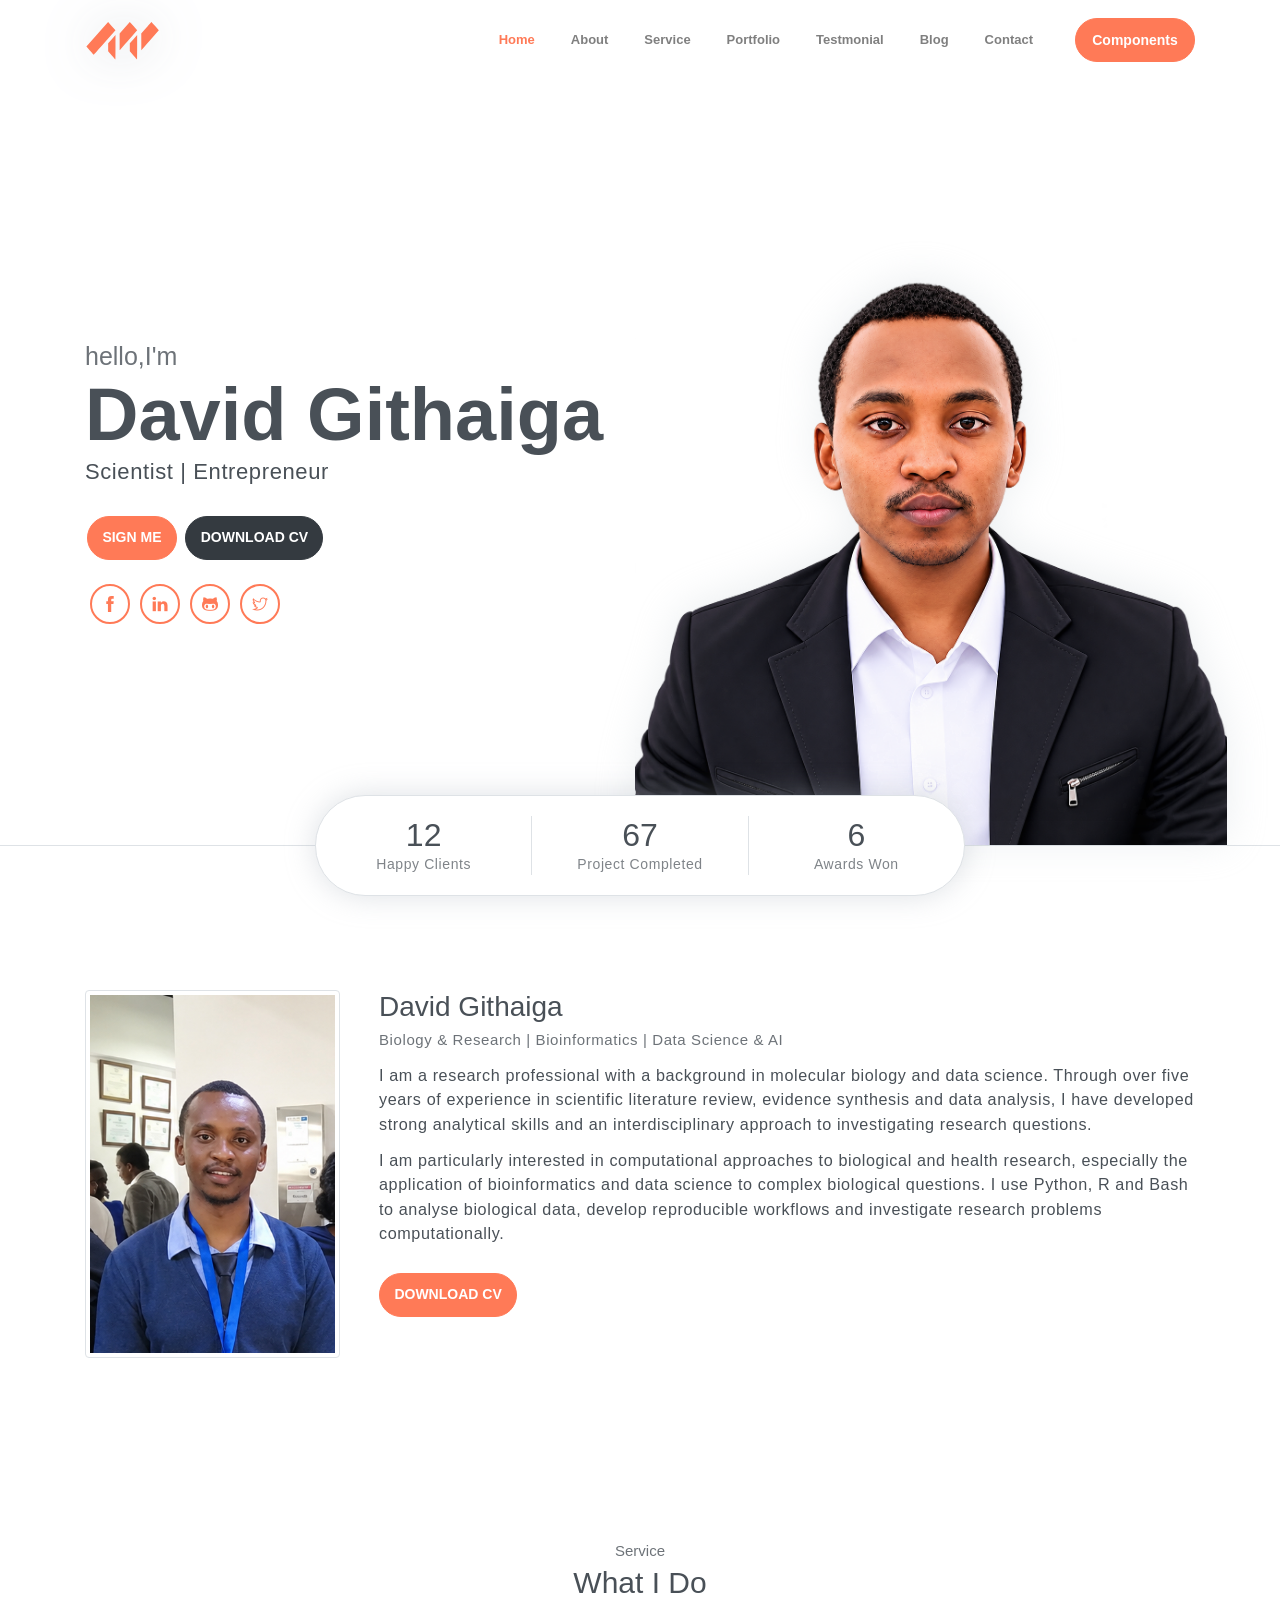
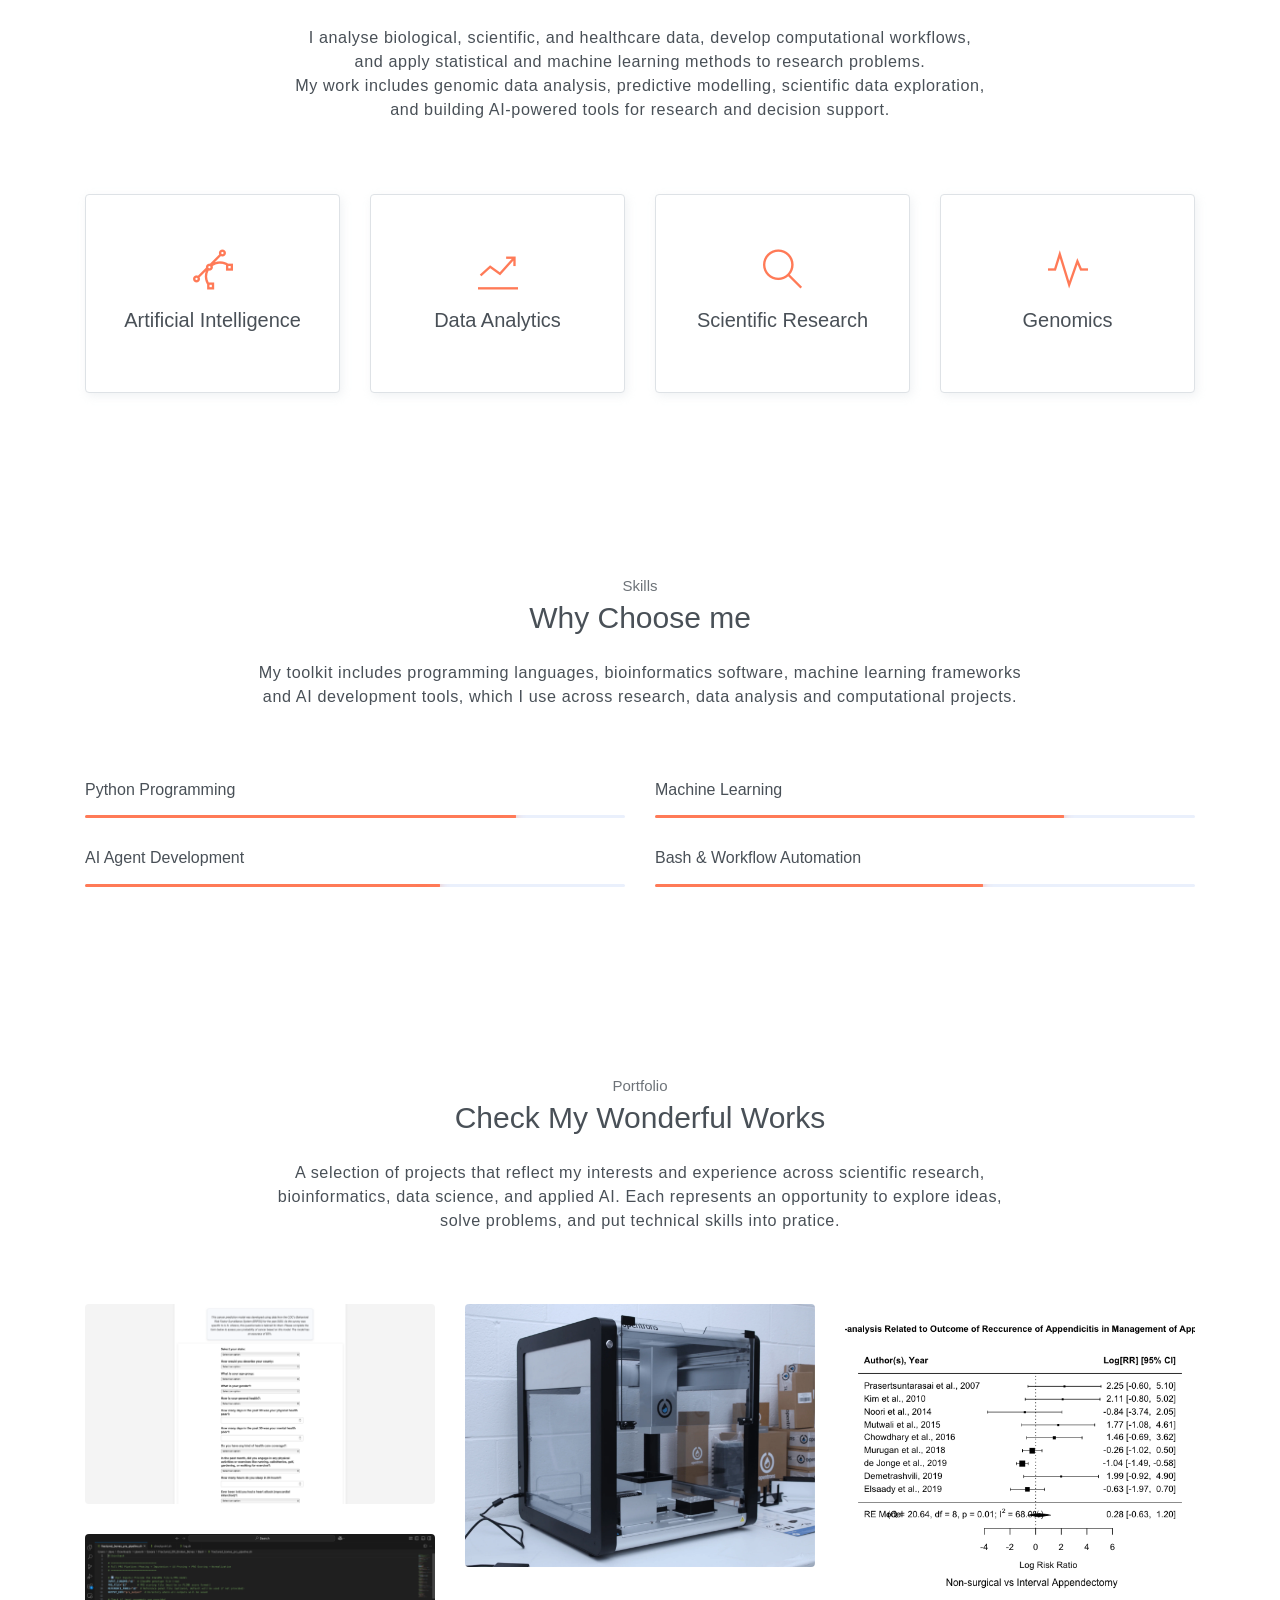
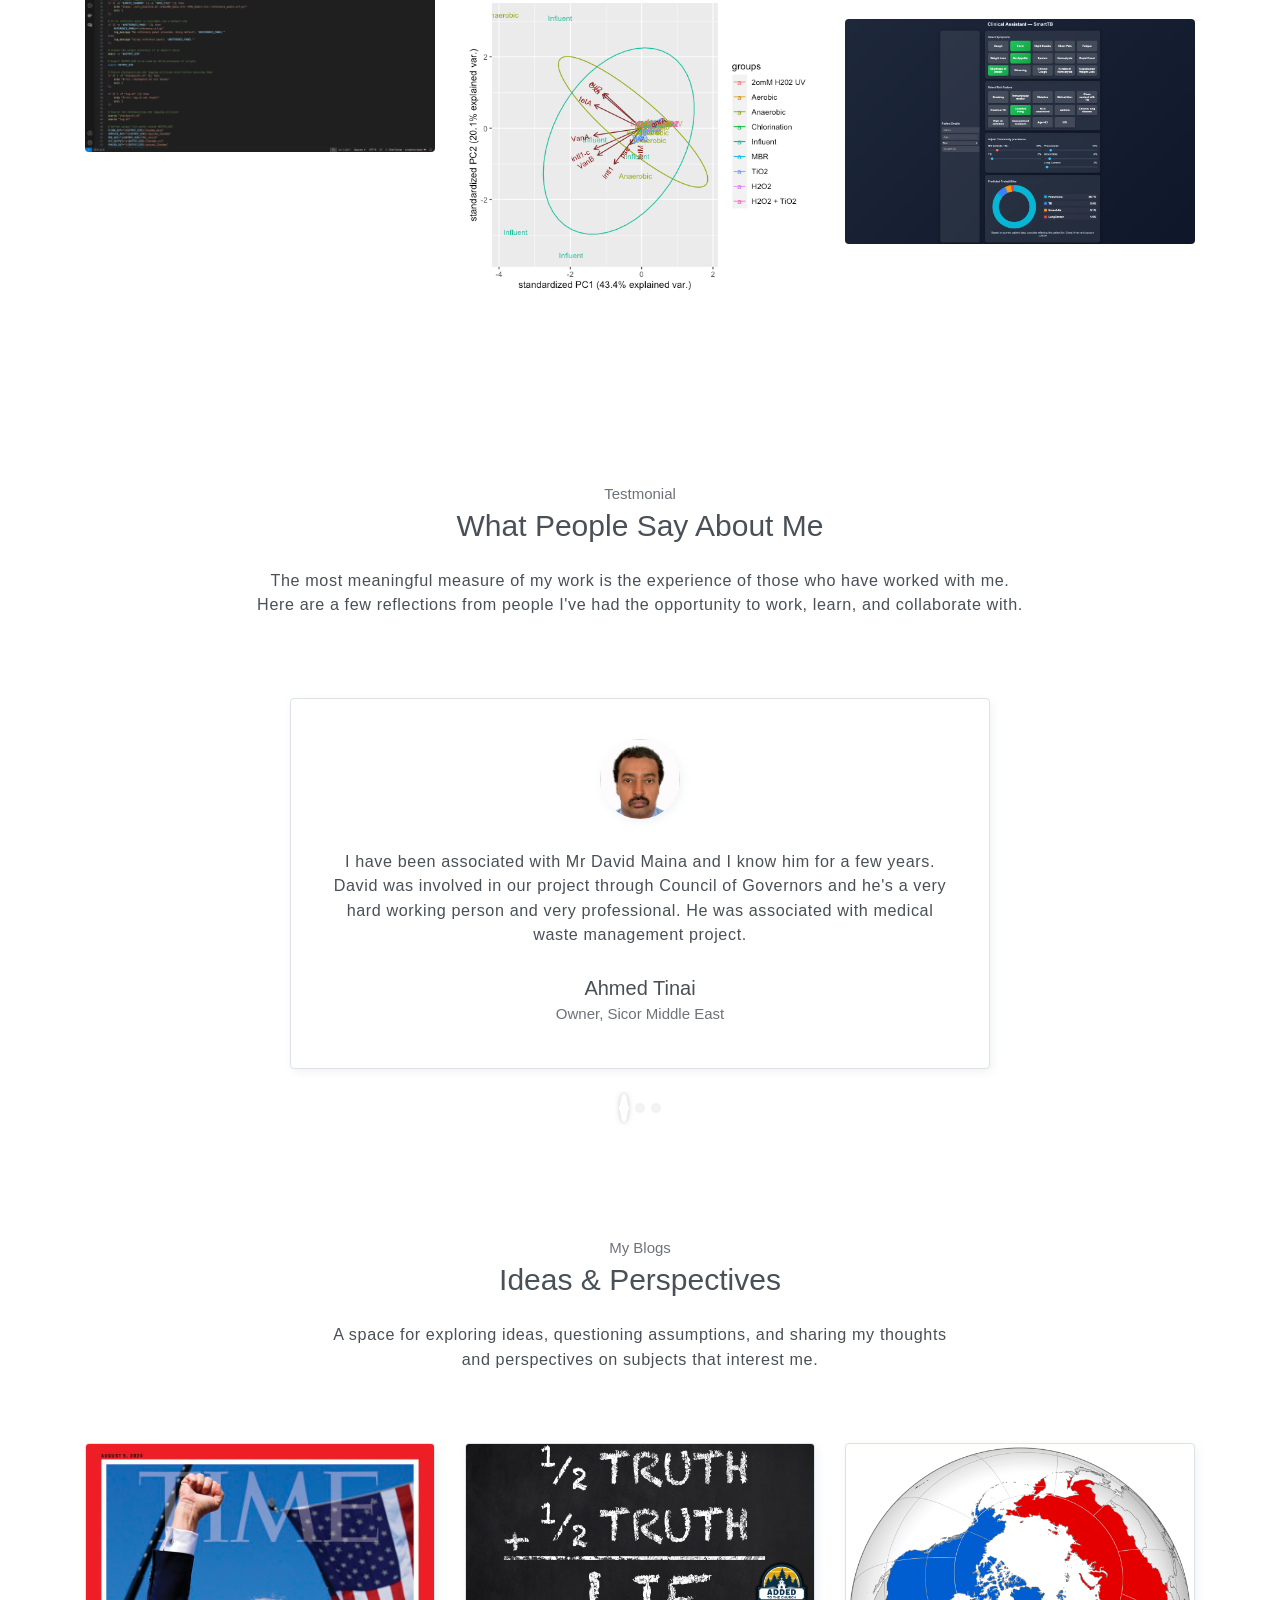
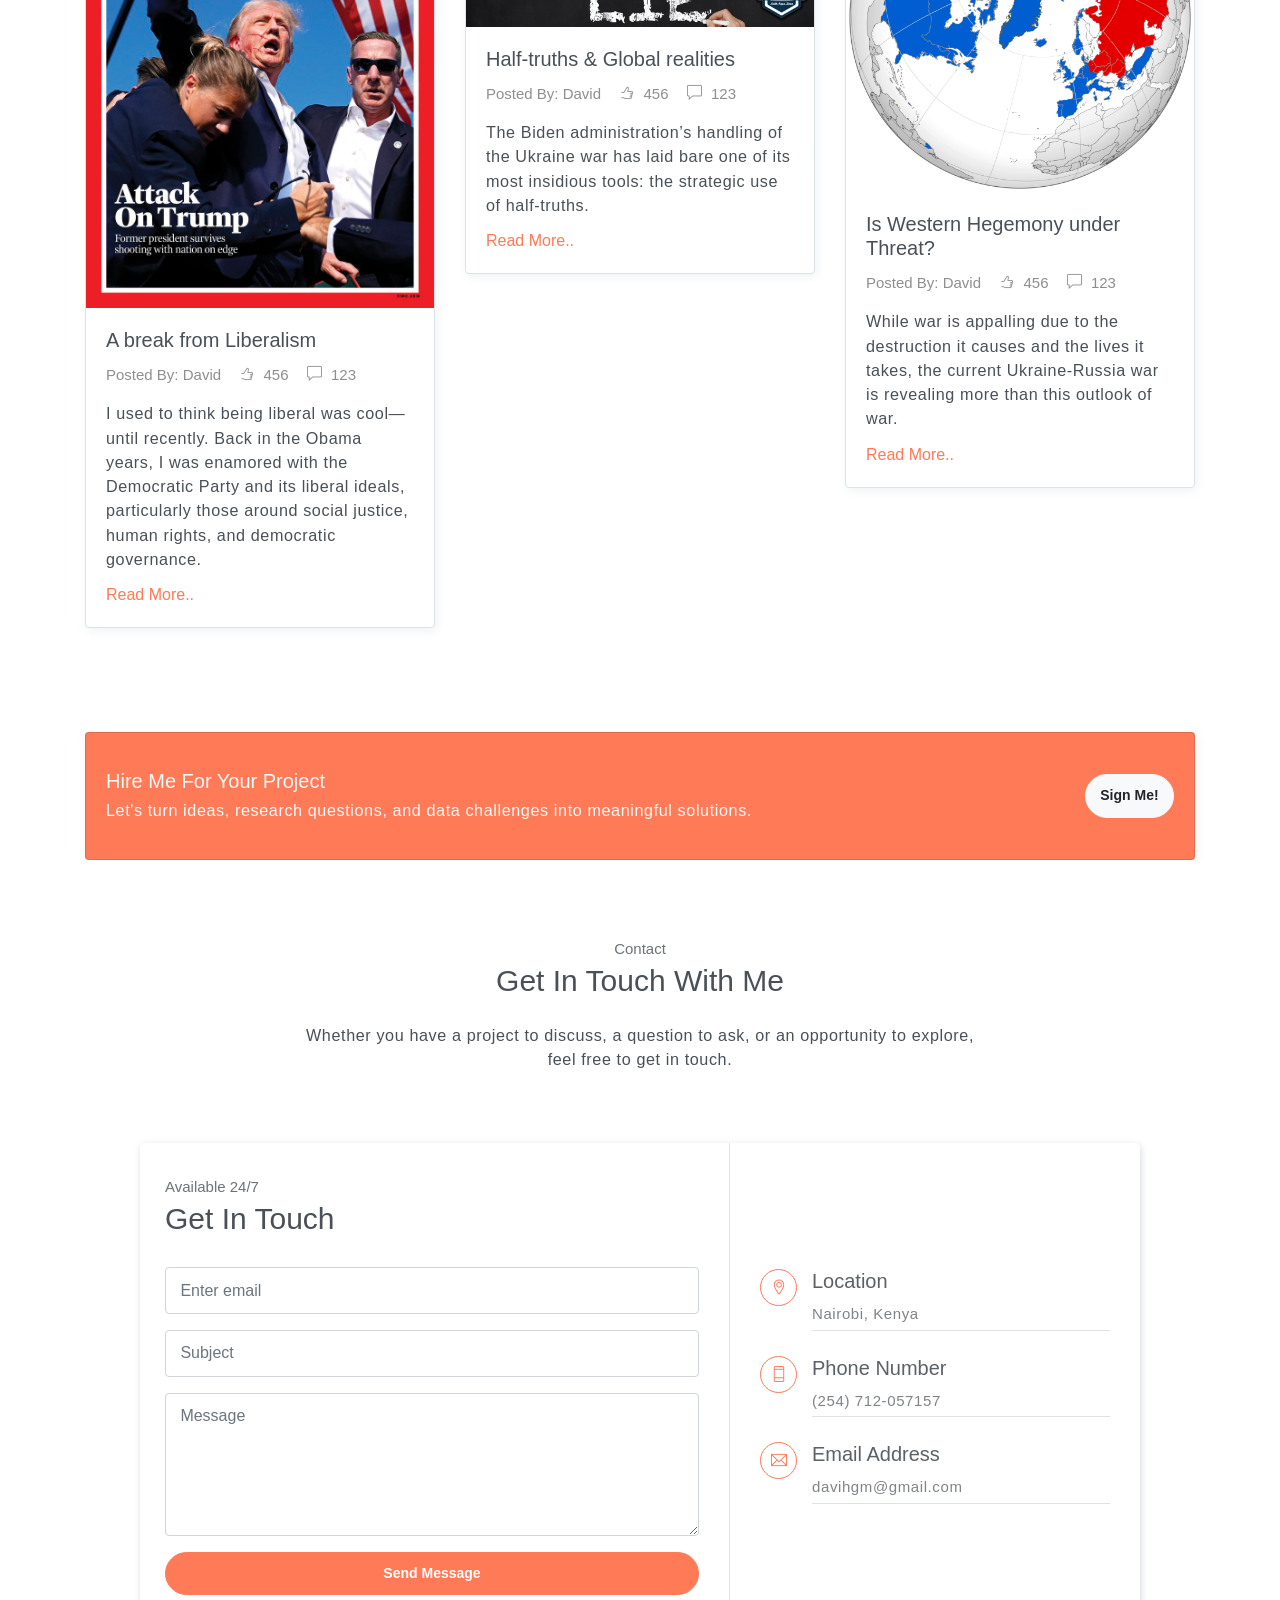
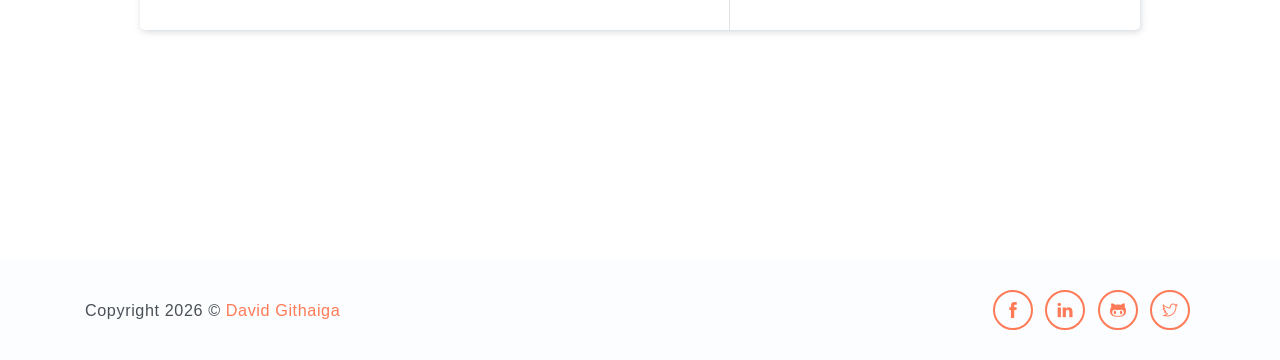
<file: public_html/index.html>
<!DOCTYPE html>
<html lang="en">
<head>
	<meta charset="utf-8">
    <meta name="viewport" content="width=device-width, initial-scale=1, shrink-to-fit=no">
    <meta name="description" content="David Githaiga's professional portfolio. Explore my work in molecular biology, bioinformatics, data science, scientific research, and computational approaches to health-related challenges.">
    <meta name="author" content="David Githaiga">
    <meta name="keywords" content="David Githaiga, Bioinformatics, Data Science, AI, Molecular Biology, Scientific Research, Computational Biology">
    <title>David Githaiga | Scientist & Entrepreneur</title>
    <!-- font icons -->
    <link rel="stylesheet" href="assets/vendors/themify-icons/css/themify-icons.css">
    <!-- Bootstrap + Steller main styles -->
	<link rel="stylesheet" href="assets/css/steller.css">
</head>
<body data-spy="scroll" data-target=".navbar" data-offset="40" id="home">

    <!-- Page navigation -->
    <nav class="navbar navbar-expand-lg navbar-light fixed-top" data-spy="affix" data-offset-top="0">
        <div class="container">
            <a class="navbar-brand" href="#"><img src="assets/imgs/logo.svg" alt=""></a>
            <button class="navbar-toggler" type="button" data-toggle="collapse" data-target="#navbarSupportedContent" aria-controls="navbarSupportedContent" aria-expanded="false" aria-label="Toggle navigation">
                <span class="navbar-toggler-icon"></span>
            </button>

            <div class="collapse navbar-collapse" id="navbarSupportedContent">
                <ul class="navbar-nav ml-auto align-items-center">
                    <li class="nav-item">
                        <a class="nav-link" href="#home">Home</a>
                    </li>
                    <li class="nav-item">
                        <a class="nav-link" href="#about">About</a>
                    </li>
                    <li class="nav-item">
                        <a class="nav-link" href="#service">Service</a>
                    </li>                   
                    <li class="nav-item">
                        <a class="nav-link" href="#portfolio">Portfolio</a>
                    </li>
                    <li class="nav-item">
                        <a class="nav-link" href="#testmonial">Testmonial</a>
                    </li>
                    <li class="nav-item">
                        <a class="nav-link" href="#blog">Blog</a>
                    </li>
                    <li class="nav-item">
                        <a class="nav-link" href="#contact">Contact</a>
                    </li>
                    <li class="nav-item">
                        <a class="- btn btn-primary rounded ml-4" href="javascript:void(0) components.html">Components</a>
                    </li>
                </ul>
            </div>
        </div>          
    </nav>
    <!-- End of page navibation -->

    <!-- Page Header -->
    <header class="header" id="home">
        <div class="container">
            <div class="infos">
                <h6 class="subtitle">hello,I'm</h6>
                <h6 class="title">David Githaiga</h6>
                <p>Scientist | Entrepreneur</p>

                <div class="buttons pt-3">
                    <a href="#contact" class="btn btn-primary rounded">SIGN ME</a>
                    <a href="/David_Githaiga_CV.pdf" class="btn btn-dark rounded" download>DOWNLOAD CV</a>
                </div>      

                <div class="socials mt-4">
                    <a class="social-item" href="javascript:void(0)"><i class="ti-facebook"></i></a>
                    <a class="social-item" href="https://www.linkedin.com/in/david-githaiga-14272490/"><i class="ti-linkedin"></i></a>
                    <a class="social-item" href="https://github.com/dave-mainag"><i class="ti-github"></i></a>
                    <a class="social-item" href="https://x.com/tweedzvidz?s=11&t=IvfemMxPA1OupzcTANGeMA"><i class="ti-twitter"></i></a>
                </div>
            </div>              
            <div class="img-holder">
                <img src="assets/imgs/man.svg" alt="">
            </div>      
        </div>  

        <!-- Header-widget -->
        <div class="widget">
            <div class="widget-item">
                <h2>12</h2>
                <p>Happy Clients</p>
            </div>
            <div class="widget-item">
                <h2>67</h2>
                <p>Project Completed</p>
            </div>
            <div class="widget-item">
                <h2>6</h2>
                <p>Awards Won</p>
            </div>
        </div>
    </header>
    <!-- End of Page Header -->
    
    <!-- About section -->
    <section id="about" class="section mt-3">
        <div class="container mt-5">
            <div class="row text-center text-md-left">
                <div class="col-md-3">
                    <img src="assets/imgs/avatar.jpg" alt="" class="img-thumbnail mb-4">
                </div>
                <div class="pl-md-4 col-md-9">
                    <h6 class="title">David Githaiga</h6>
                    <p class="subtitle">Biology & Research | Bioinformatics | Data Science & AI</p>
                    <p>I am a research professional with a background in molecular biology and data science. Through over five years of experience in scientific literature review, evidence synthesis and data analysis, I have developed strong analytical skills and an interdisciplinary approach to investigating research questions.</p>
                    <p>I am particularly interested in computational approaches to biological and health research, especially the application of bioinformatics and data science to complex biological questions. I use Python, R and Bash to analyse biological data, develop reproducible workflows and investigate research problems computationally.</p>
                    <a href="/David_Githaiga_CV.pdf" class="btn btn-primary rounded mt-3" download>DOWNLOAD CV</a>                   
                </div>
            </div>
        </div>
    </section>

    <!-- Service section -->
    <section id="service" class="section">
        <div class="container text-center">
            <h6 class="subtitle">Service</h6>
            <h6 class="section-title mb-4">What I Do</h6>
            <p class="mb-5 pb-4">I analyse biological, scientific, and healthcare data, develop computational workflows, <br> and apply statistical and machine learning methods to research problems. <br> My work includes genomic data analysis, predictive modelling, scientific data exploration, <br> and building AI-powered tools for research and decision support.</p>

            <div class="row">
                <div class="col-sm-6 col-md-3 mb-4">
                    <div class="custom-card card border">
                        <div class="card-body">
                            <i class="icon ti-vector"></i>
                            <h5>Artificial Intelligence</h5>
                        </div>
                    </div>
                </div>
                <div class="col-sm-6 col-md-3 mb-4">
                    <div class="custom-card card border">
                        <div class="card-body">
                            <i class="icon ti-stats-up"></i>
                            <h5>Data Analytics</h5>
                        </div>
                    </div>
                </div>
                <div class="col-sm-6 col-md-3 mb-4">
                    <div class="custom-card card border">
                        <div class="card-body">
                            <i class="icon ti-search"></i>
                            <h5>Scientific Research</h5>
                        </div>
                    </div>
                </div>
                <div class="col-sm-6 col-md-3 mb-4">
                    <div class="custom-card card border">
                        <div class="card-body">
                            <i class="icon ti-pulse"></i>
                            <h5>Genomics</h5>
                        </div>
                    </div>
                </div>
            </div>
        </div>
    </section>
    <!-- End of Sectoin -->

    <!-- Skills section -->
    <section class="section">
        <div class="container text-center">
            <h6 class="subtitle">Skills</h6>
            <h6 class="section-title mb-4">Why Choose me</h6>
            <p class="mb-5 pb-4">My toolkit includes programming languages, bioinformatics software, machine learning frameworks <br> and AI development tools, which I use across research, data analysis and computational projects.</p>

            <div class="row text-left">
                <div class="col-sm-6">
                    <h6 class="mb-3">Python Programming</h6>
                    <div class="progress">
                        <div class="progress-bar bg-primary" role="progressbar" style="width: 79%;" aria-valuenow="25" aria-valuemin="0" aria-valuemax="100"><span>89%</span></div>
                    </div>
                </div>
                <div class="col-sm-6">
                    <h6 class="mb-3">Machine Learning</h6>
                    <div class="progress">
                        <div class="progress-bar bg-primary" role="progressbar" style="width: 75%;" aria-valuenow="25" aria-valuemin="0" aria-valuemax="100"><span>83%</span></div>
                    </div>
                </div>
                <div class="col-sm-6">
                    <h6 class="mb-3">AI Agent Development</h6>
                    <div class="progress">
                        <div class="progress-bar bg-primary" role="progressbar" style="width: 65%;" aria-valuenow="25" aria-valuemin="0" aria-valuemax="100"><span>95%</span></div>
                    </div>
                </div>
                <div class="col-sm-6">
                    <h6 class="mb-3">Bash & Workflow Automation</h6>
                    <div class="progress">
                        <div class="progress-bar bg-primary" role="progressbar" style="width: 60%;" aria-valuenow="25" aria-valuemin="0" aria-valuemax="100"><span>90%</span></div>
                    </div>
                </div>
            </div>  
        </div>
    </section>
    <!-- End of Skills sections -->

    <!-- Portfolio section -->
    <section id="portfolio" class="section">
        <div class="container text-center">
            <h6 class="subtitle">Portfolio</h6>
            <h6 class="section-title mb-4">Check My Wonderful Works</h6>
            <p class="mb-5 pb-4">A selection of projects that reflect my interests and experience across scientific research, <br> bioinformatics, data science, and applied AI. Each represents an opportunity to explore ideas, <br> solve problems, and put technical skills into pratice.</p>

            <div class="row">
                <div class="col-sm-4">
                    <div class="img-wrapper">
                        <img src="assets/imgs/folio-1.jpg" alt="">
                        <div class="overlay">
                            <div class="overlay-infos">
                                <h5>Clinical Intelligence_1</h5>
                                <a href="assets/imgs/folio-1.jpg"><i class="ti-zoom-in"></i></a>
                                <a href="https://predictive-modeling-for-cancer-screening.onrender.com"><i class="ti-link"></i></a>
                            </div>  
                        </div>
                    </div>
                    <div class="img-wrapper">
                        <img src="assets/imgs/folio-2.jpg" alt="">
                        <div class="overlay">
                            <div class="overlay-infos">
                                <h5>Polygenic Risk Scoring</h5>
                                <a href="assets/imgs/folio-2.jpg"><i class="ti-zoom-in"></i></a>
                                <a href="https://www.upwork.com/freelancers/~01d3f1a90005e463da?p=1904426137195565056"><i class="ti-link"></i></a>
                            </div>                              
                        </div>
                    </div>                  
                </div>
                <div class="col-sm-4">
                    <div class="img-wrapper">
                        <img src="assets/imgs/folio-3.jpg" alt="">
                        <div class="overlay">
                            <div class="overlay-infos">
                                <h5>Protocol Automation /Scripting</h5>
                                <a href="assets/imgs/folio-3.jpg"><i class="ti-zoom-in"></i></a>
                                <a href="https://www.upwork.com/freelancers/~01d3f1a90005e463da?p=1921125455289016320"><i class="ti-link"></i></a>
                            </div>  
                        </div>
                    </div>
                    <div class="img-wrapper">
                        <img src="assets/imgs/folio-4.jpg" alt="">
                        <div class="overlay">
                            <div class="overlay-infos">
                                <h5>Data Visualization</h5>
                                <a href="assets/imgs/folio-4.jpg"><i class="ti-zoom-in"></i></a>
                                <a href="https://www.upwork.com/freelancers/~01d3f1a90005e463da?p=1683829296733327360"><i class="ti-link"></i></a>
                            </div>                              
                        </div>
                    </div>                  
                </div>
                <div class="col-sm-4">
                    <div class="img-wrapper">
                        <img src="assets/imgs/folio-5.jpg" alt="">
                        <div class="overlay">
                            <div class="overlay-infos">
                                <h5>Meta Analysis</h5>
                                <a href="assets/imgs/folio-5.jpg"><i class="ti-zoom-in"></i></a>
                                <a href="https://www.upwork.com/freelancers/~01d3f1a90005e463da?p=1683831739510820864"><i class="ti-link"></i></a>
                            </div>  
                        </div>
                    </div>
                    <div class="img-wrapper">
                        <img src="assets/imgs/folio-6.jpg" alt="">
                        <div class="overlay">
                            <div class="overlay-infos">
                                <h5>Clinical Intelligence_2</h5>
                                <a href="assets/imgs/folio-6.jpg"><i class="ti-zoom-in"></i></a>
                                <a href="https://smarttb-diagnosis-decisionsupport.onrender.com"><i class="ti-link"></i></a>
                            </div>                              
                        </div>
                    </div>                  
                </div>
            </div>

        </div>
    </section>
    <!-- End of portfolio section -->

    <!-- Testmonial Section -->
    <section id="testmonial" class="section">
        <div class="container text-center">
            <h6 class="subtitle">Testmonial</h6>
            <h6 class="section-title mb-4">What People Say About Me</h6>
            <p class="mb-5 pb-4">The most meaningful measure of my work is the experience of those who have worked with me. <br> Here are a few reflections from people I've had the opportunity to work, learn, and collaborate with.</p>


            <div id="carouselExampleIndicators" class="carousel slide" data-ride="carousel">
                <ol class="carousel-indicators">
                    <li data-target="#carouselExampleIndicators" data-slide-to="0" class="active"></li>
                    <li data-target="#carouselExampleIndicators" data-slide-to="1"></li>
                    <li data-target="#carouselExampleIndicators" data-slide-to="2"></li>
                </ol>
                <div class="carousel-inner">
                    <div class="carousel-item active">
                        <div class="card testmonial-card border">
                            <div class="card-body">
                                <img src="assets/imgs/avatar-1.jpg" alt="">
                                <p>I have been associated with Mr David Maina and I know him for a few years. David was involved in our project through Council of Governors and he's a very hard working person and very professional. He was associated with medical waste management project.</p>
                                <h1 class="title">Ahmed Tinai</h1>
                                <h1 class="subtitle">Owner, Sicor Middle East</h1>
                            </div>
                        </div>
                    </div>
                    <div class="carousel-item">
                        <div class="card testmonial-card border">
                            <div class="card-body">
                                <img src="assets/imgs/avatar-2.jpg" alt="">
                                <p>Mr. David Githaiga spent 2 years at the Bioinformatics Institute of Kenya from November 2014 to December 2015. During his time with us, Mr. Maina was hardworking and executed his assignments with minimum supervision. He displayed exemplary team leadership skills, had good communication and problem-solving skills, and was an avid learner.</p>
                                <h1 class="title">Dr Angus Nassir</h1>
                                <h1 class="subtitle">Founder, Bioinformatics Institute of Kenya</h1>
                            </div>
                        </div>
                    </div>
                    <div class="carousel-item">
                        <div class="card testmonial-card border">
                            <div class="card-body">
                                <img src="assets/imgs/avatar-3.jpg" alt="">
                                <p>I know David from close interaction with him as the patron of the Nairobi University Microbiologist Student Association (NUMSA), a students' organization. He is a highly motivated individual with high organizational skills. He is focused, multifaceted, dependable, and has great interpersonal skills.</p>
                                <h1 class="title">Maina Wagacha, PhD</h1>
                                <h1 class="subtitle">Senior Lecturer, University of Nairobi</h1>
                            </div>
                        </div>
                    </div>
                </div>
            </div>
        </div>
    </section>
    <!-- End of testmonial section -->

    <!-- Blog Section -->
    <section id="blog" class="section">
        <div class="container text-center">
            <h6 class="subtitle">My Blogs</h6>
            <h6 class="section-title mb-4">Ideas & Perspectives</h6>
            <p class="mb-5 pb-4">A space for exploring ideas, questioning assumptions, and sharing my thoughts <br> and perspectives on subjects that interest me.</p>

            <div class="row text-left">
                <div class="col-md-4">
                    <div class="card border mb-4">
                        <img src="assets/imgs/blog-1.jpg" alt="" class="card-img-top w-100">
                        <div class="card-body">
                            <h5 class="card-title">A break from Liberalism</h5>
                            <div class="post-details">
                                <a href="javascript:void(0)">Posted By: David</a>
                                <a href="javascript:void(0)"><i class="ti-thumb-up"></i> 456</a>
                                <a href="javascript:void(0)"><i class="ti-comment"></i> 123</a>
                            </div>
                            <p>I used to think being liberal was cool—until recently. Back in the Obama years, I was enamored with the Democratic Party and its liberal ideals, particularly those around social justice, human rights, and democratic governance.</p>
                            <a href="https://githbio.wordpress.com/2024/09/24/a-break-from-liberalism-why-i-now-choose-conservatism/">Read More..</a>
                        </div>
                    </div>
                </div>
                <div class="col-md-4">
                    <div class="card border mb-4">
                        <img src="assets/imgs/blog-2.jpg" alt="" class="card-img-top w-100">
                        <div class="card-body">
                            <h5 class="card-title">Half-truths & Global realities</h5>
                            <div class="post-details">
                                <a href="javascript:void(0)">Posted By: David</a>
                                <a href="javascript:void(0)"><i class="ti-thumb-up"></i> 456</a>
                                <a href="javascript:void(0)"><i class="ti-comment"></i> 123</a>
                            </div>
                            <p>The Biden administration’s handling of the Ukraine war has laid bare one of its most insidious tools: the strategic use of half-truths.</p>
                            <a href="https://githbio.wordpress.com/2024/09/22/half-truths-and-global-realities-a-dangerous-narrative/">Read More..</a>
                        </div>
                    </div>
                </div>
                <div class="col-md-4">
                    <div class="card border mb-4">
                        <img src="assets/imgs/blog-3.jpg" alt="" class="card-img-top w-100">
                        <div class="card-body">
                            <h5 class="card-title">Is Western Hegemony under Threat?</h5>
                            <div class="post-details">
                                <a href="javascript:void(0)">Posted By: David</a>
                                <a href="javascript:void(0)"><i class="ti-thumb-up"></i> 456</a>
                                <a href="javascript:void(0)"><i class="ti-comment"></i> 123</a>
                            </div>
                            <p>While war is appalling due to the destruction it causes and the lives it takes, the current Ukraine-Russia war is revealing more than this outlook of war.</p>
                            <a href="https://githbio.wordpress.com/2022/03/08/is-western-hegemony-under-threat/">Read More..</a>
                        </div>
                    </div>
                </div>
            </div>
        </div>
    </section>

    <!-- Hire me section -->
    <section class="bg-gray p-0 section">
        <div class="container">
            <div class="card bg-primary">
                <div class="card-body text-light">
                    <div class="row align-items-center">
                        <div class="col-sm-9 text-center text-sm-left">
                            <h5 class="mt-3">Hire Me For Your Project</h5>
                            <p class="mb-3">Let's turn ideas, research questions, and data challenges into meaningful solutions.</p>
                        </div>
                        <div class="col-sm-3 text-center text-sm-right">
                            <a href="#contact" class="btn btn-light rounded">Sign Me!</a>
                        </div>
                    </div>
                </div> 
            </div>
        </div>
    </section>      
    <!-- End od Hire me section. -->

    <!-- Contact Section -->
    <section id="contact" class="position-relative section">
        <div class="container text-center">
            <h6 class="subtitle">Contact</h6>
            <h6 class="section-title mb-4">Get In Touch With Me</h6>
            <p class="mb-5 pb-4">Whether you have a project to discuss, a question to ask, or an opportunity to explore, <br> feel free to get in touch.</p>

            <div class="contact text-left">
                <div class="form">
                    <h6 class="subtitle">Available 24/7</h6>
                    <h6 class="section-title mb-4">Get In Touch</h6>
                    <form action="https://formspree.io/f/mkgrzeol" method="POST">
                        <div class="form-group">
                            <input type="email" name="email" class="form-control" id="exampleInputEmail1" aria-describedby="emailHelp" placeholder="Enter email" required>
                        </div>
                        <div class="form-group">
                            <input type="text" name="_gotcha" style="display:none"> <!-- honeypot field to catch basic bots -->
                            <input type="text" name="subject" class="form-control" id="exampleInputPassword1" placeholder="Subject" required>
                        </div>
                        <div class="form-group">
                            <textarea name="contact-message" id="" cols="30" rows="5" class="form-control" placeholder="Message"></textarea>
                        </div>
                        <button type="submit" class="btn btn-primary btn-block rounded w-lg">Send Message</button>
                    </form>
                </div>
                <div class="contact-infos">
                    <div class="item">
                        <i class="ti-location-pin"></i>
                        <div class="">
                            <h5>Location</h5>
                            <p>Nairobi, Kenya</p>
                        </div>                          
                    </div>
                    <div class="item">
                        <i class="ti-mobile"></i>
                        <div>
                            <h5>Phone Number</h5>
                            <p>(254) 712-057157</p>
                        </div>                          
                    </div>
                    <div class="item">
                        <i class="ti-email"></i>
                        <div class="mb-0">
                            <h5>Email Address</h5>
                            <p>davihgm@gmail.com</p>
                        </div>
                    </div>
                </div>                  
            </div>
        </div>  
        <div id="map">
            <iframe src="https://www.google.com/maps?output=embed&q=Delta+Corner,+Nairobi,+Kenya"></iframe>
        </div>      
    </section>
    <!-- End of Contact Section -->

    <!-- Page Footer -->
    <footer class="page-footer">
        <div class="container">
            <div class="row align-items-center">
                <div class="col-sm-6">
                    <p>Copyright <script>document.write(new Date().getFullYear())</script> &copy; <a href="#" target="_blank">David Githaiga</a></p>
                </div>
                <div class="col-sm-6">
                    <div class="socials">
                        <a class="social-item" href="javascript:void(0)"><i class="ti-facebook"></i></a>
                        <a class="social-item" href="https://www.linkedin.com/in/david-githaiga-14272490/"><i class="ti-linkedin"></i></a>
                        <a class="social-item" href="https://github.com/dave-mainag"><i class="ti-github"></i></a>
                        <a class="social-item" href="https://x.com/tweedzvidz?s=11&t=IvfemMxPA1OupzcTANGeMA"><i class="ti-twitter"></i></a>
                    </div>
                </div>
            </div>
        </div>
    </footer> 
    <!-- End of page footer -->
	
	<!-- core  -->
    <script src="assets/vendors/jquery/jquery-3.4.1.js"></script>
    <script src="assets/vendors/bootstrap/bootstrap.bundle.js"></script>
    <!-- bootstrap 3 affix -->
	<script src="assets/vendors/bootstrap/bootstrap.affix.js"></script>

    <!-- steller js -->
    <script src="assets/js/steller.js"></script>

</body>
</html>
</file>
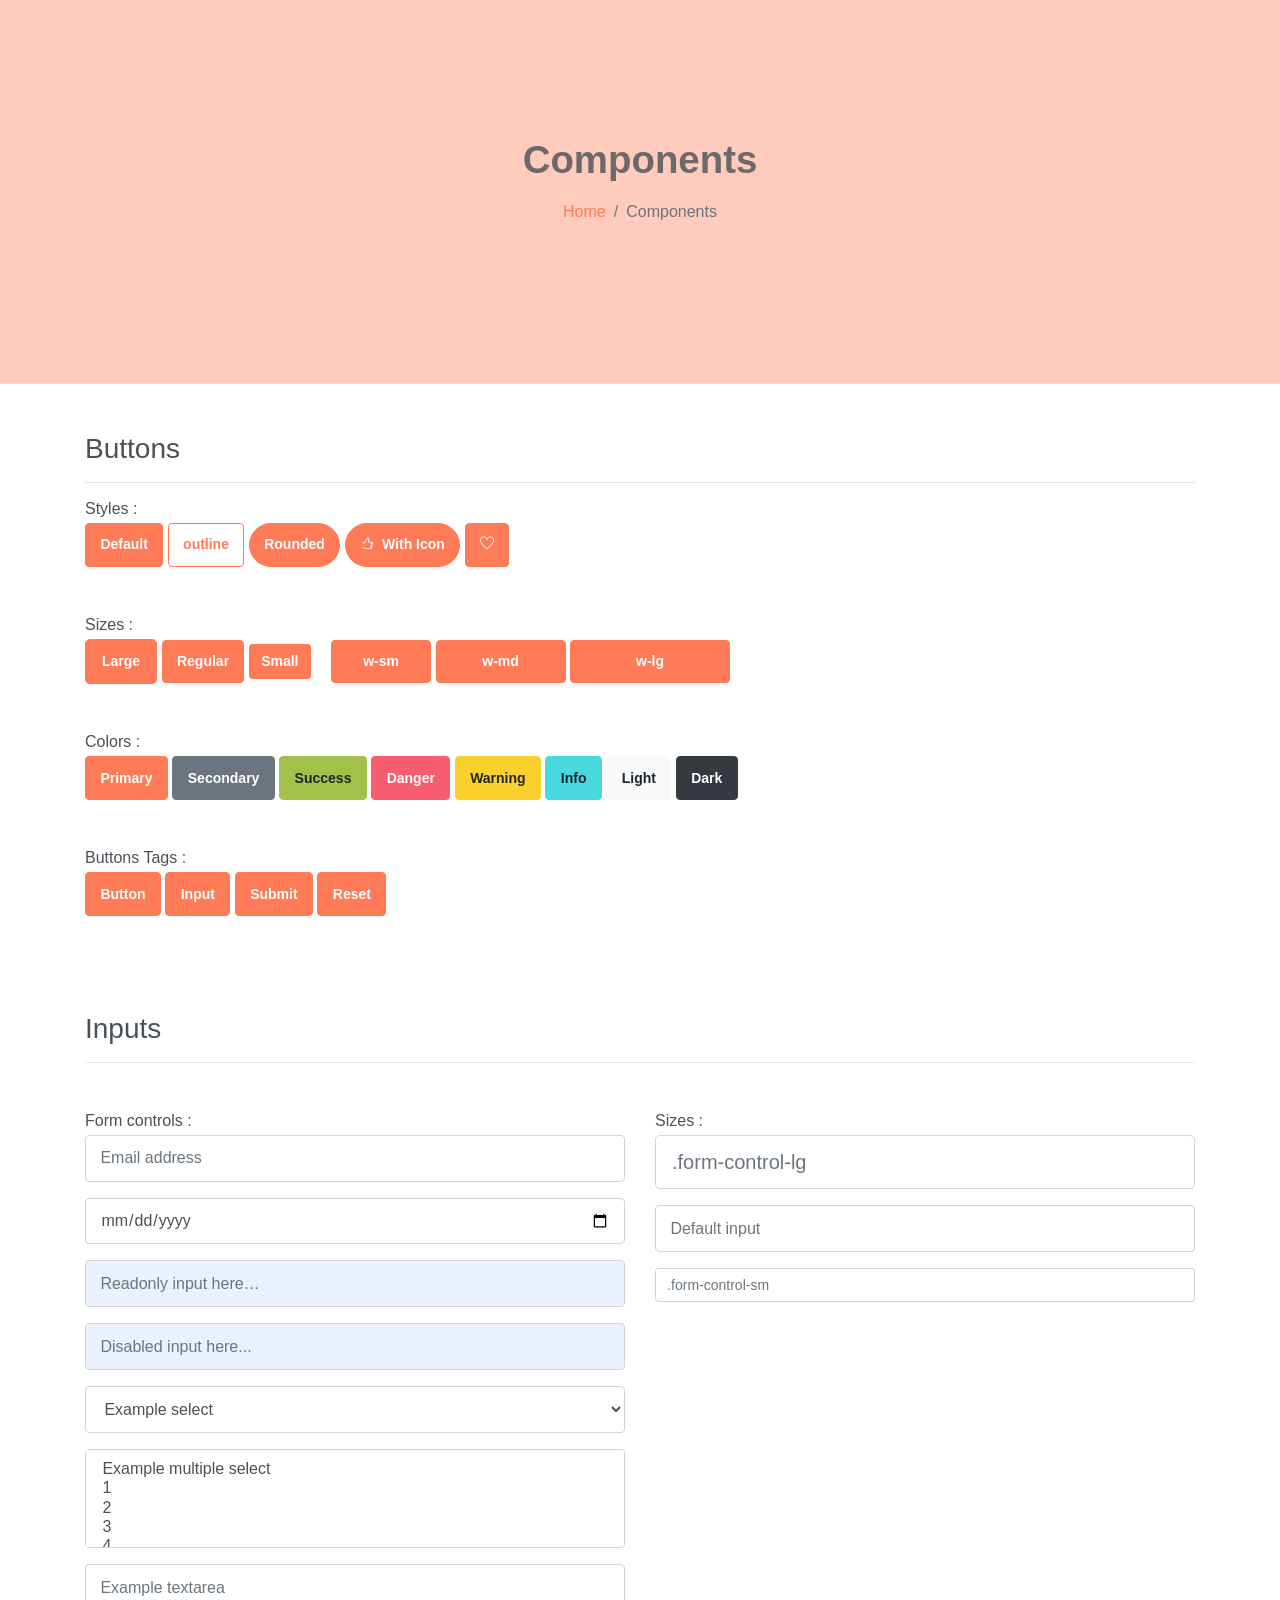
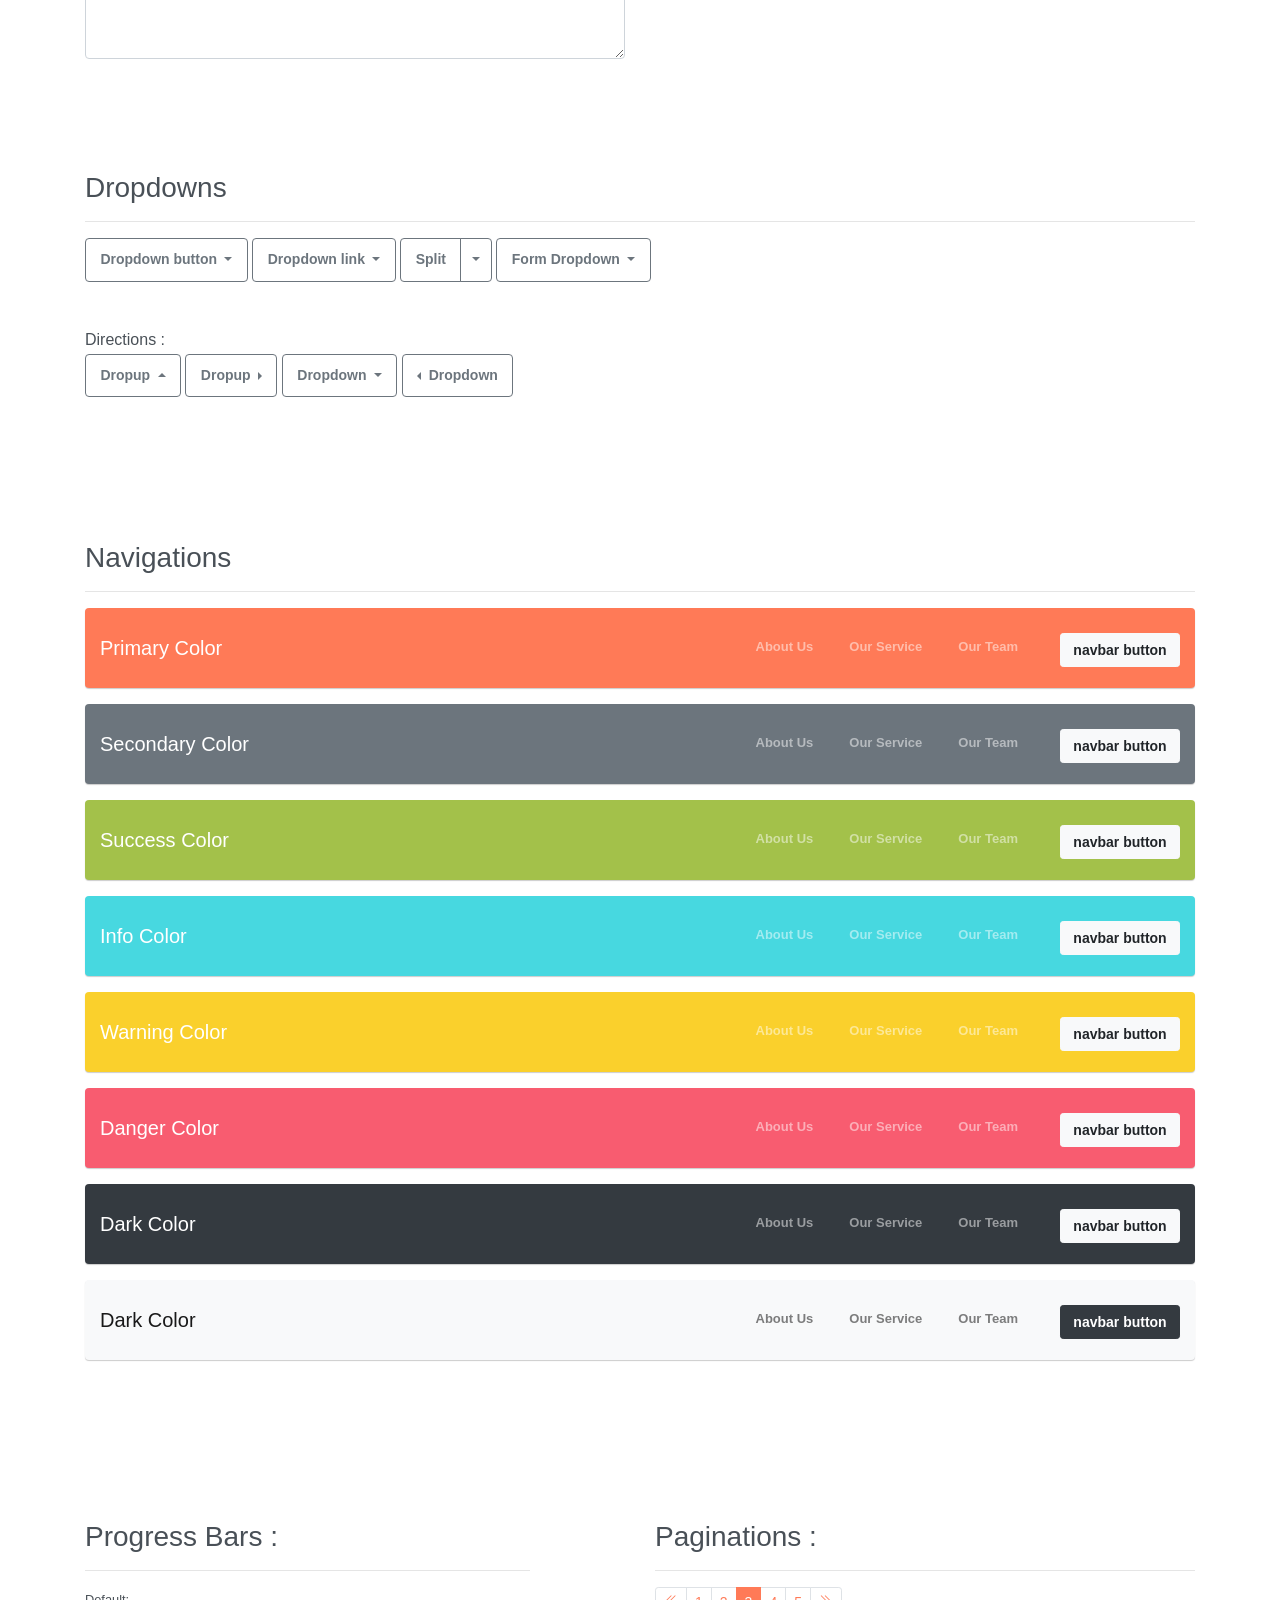
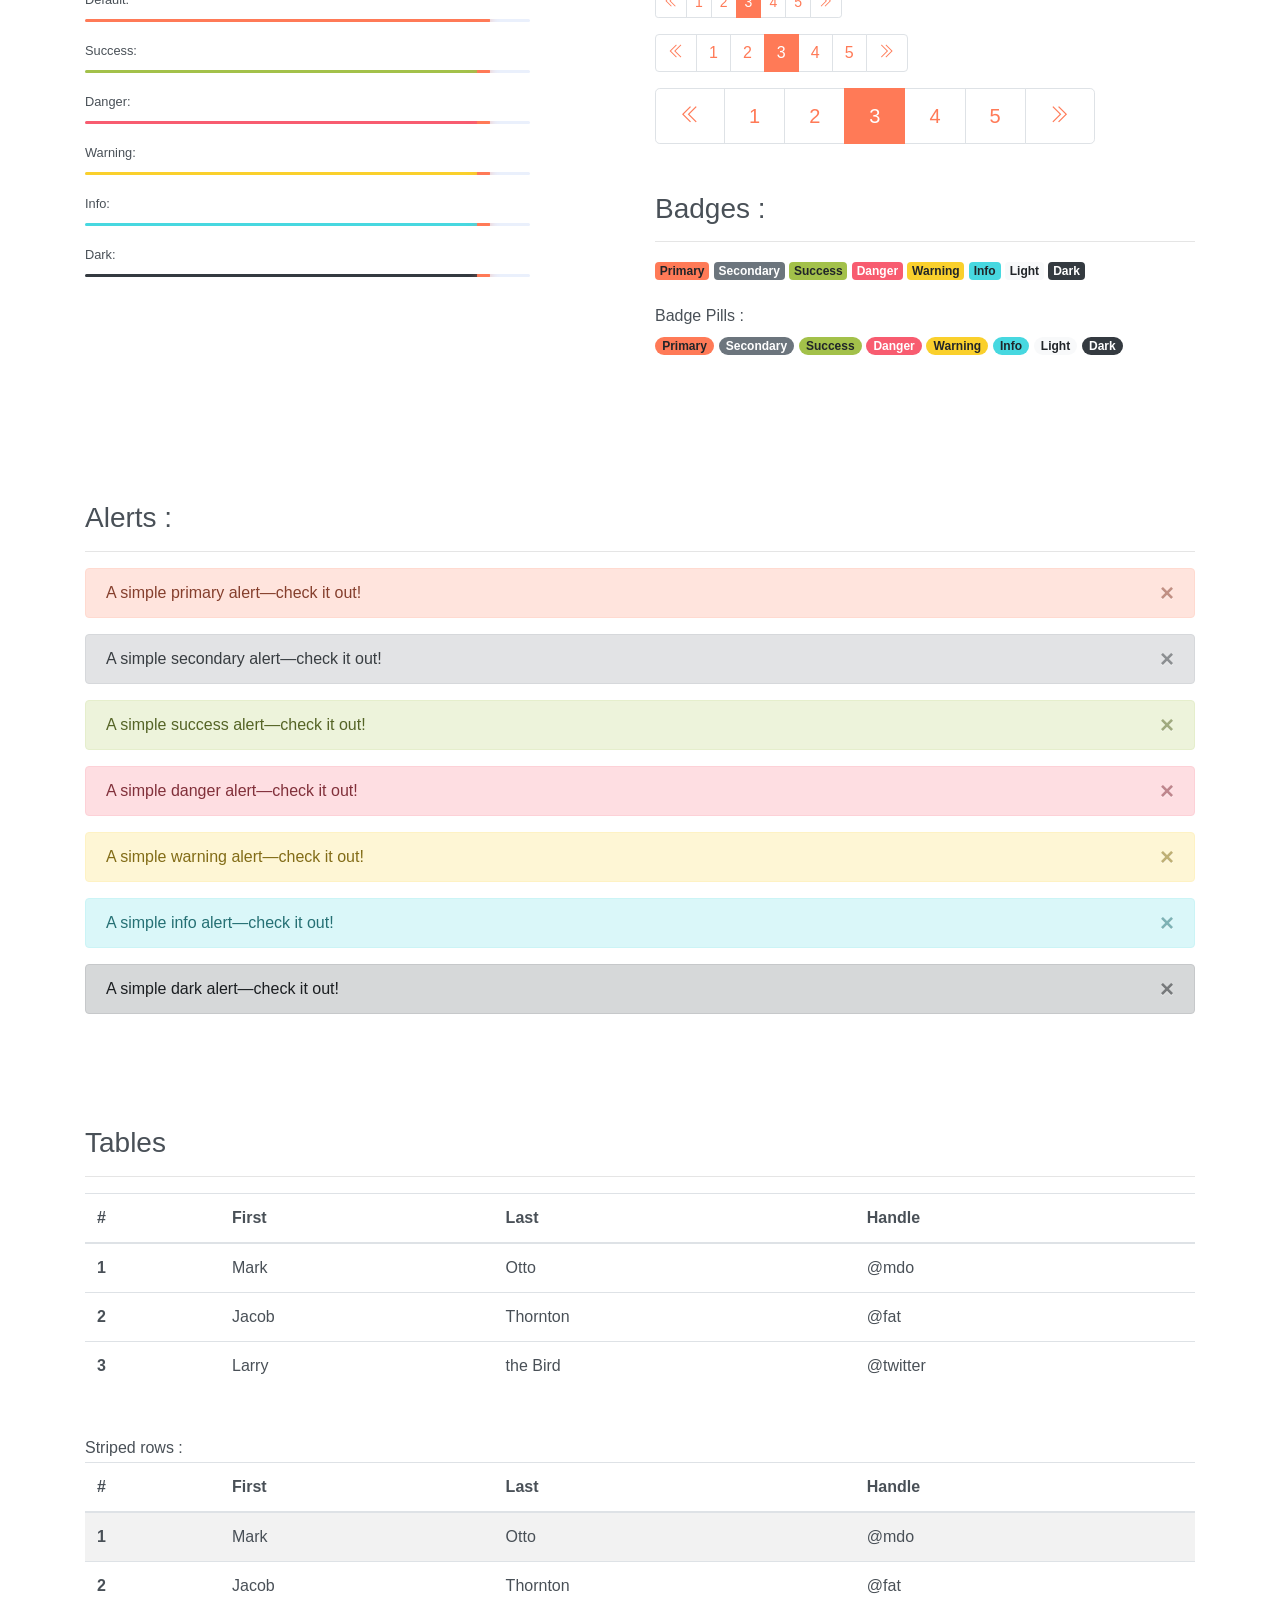
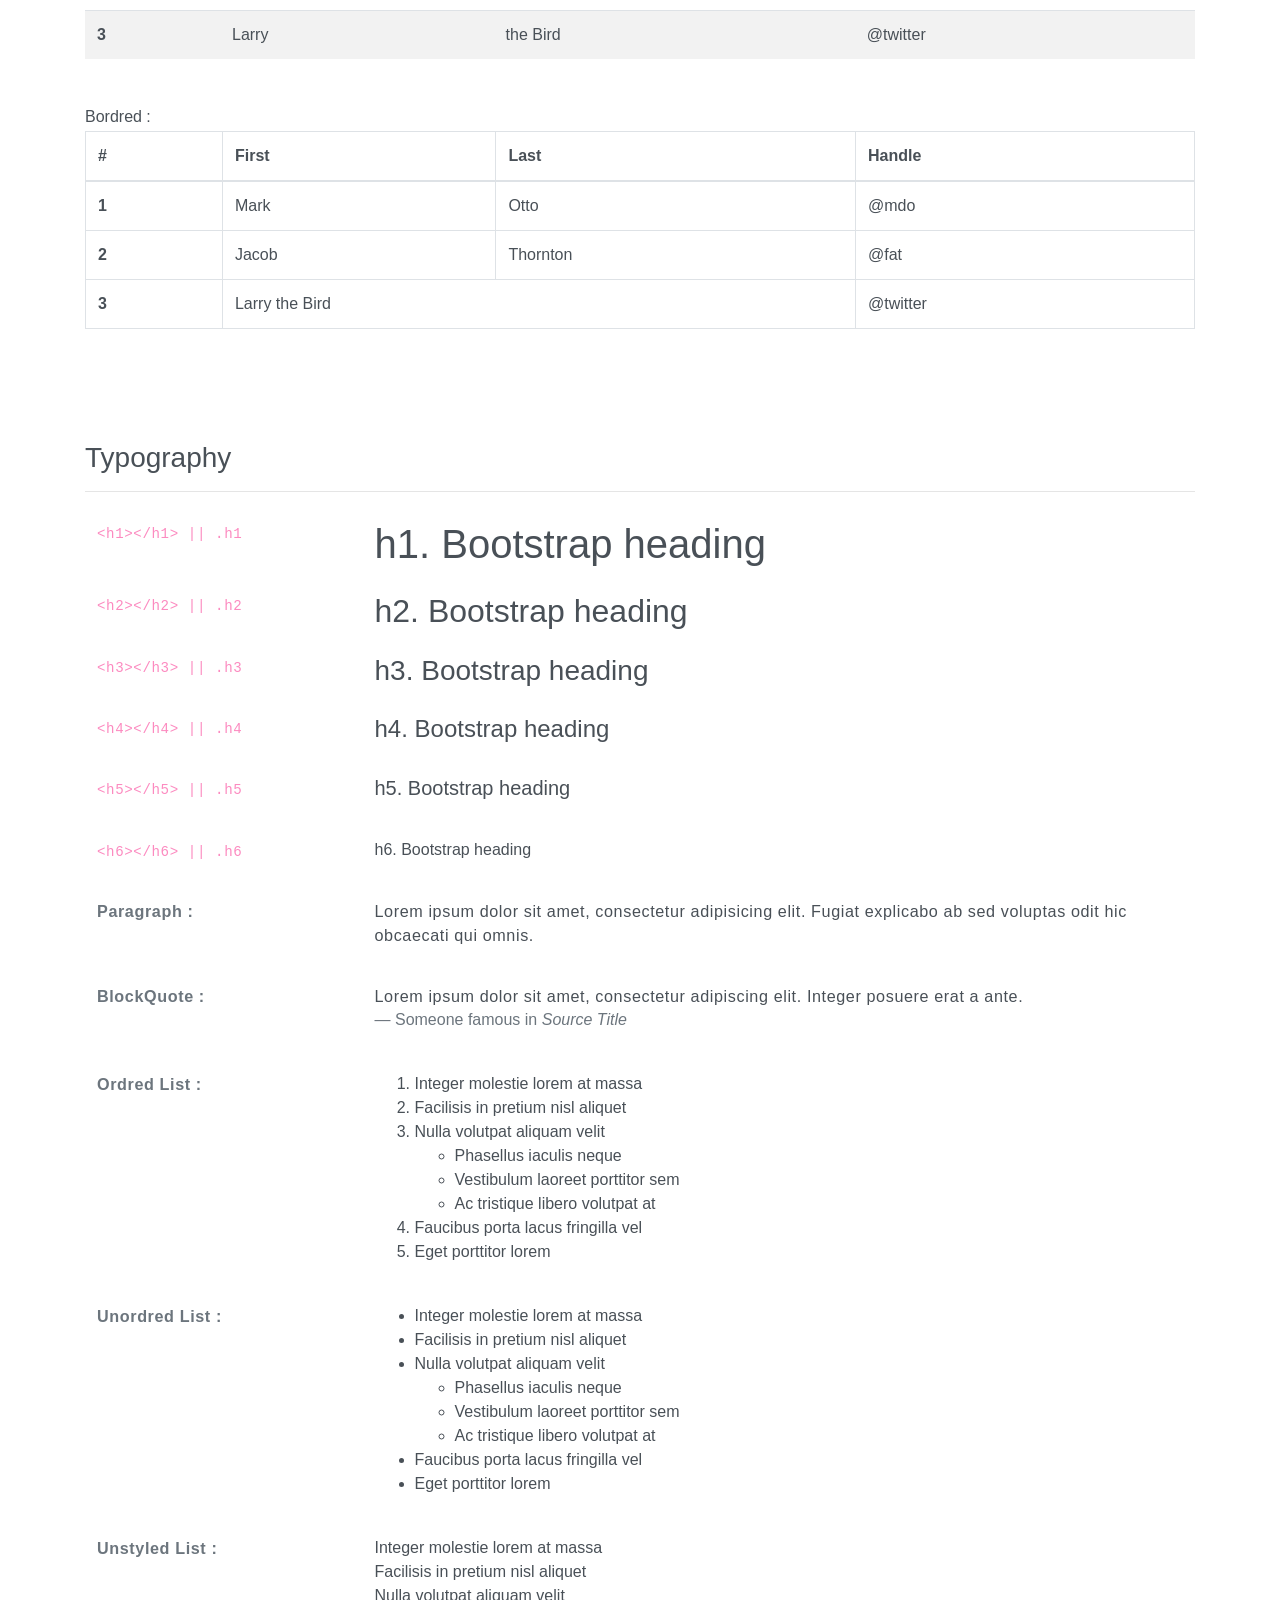
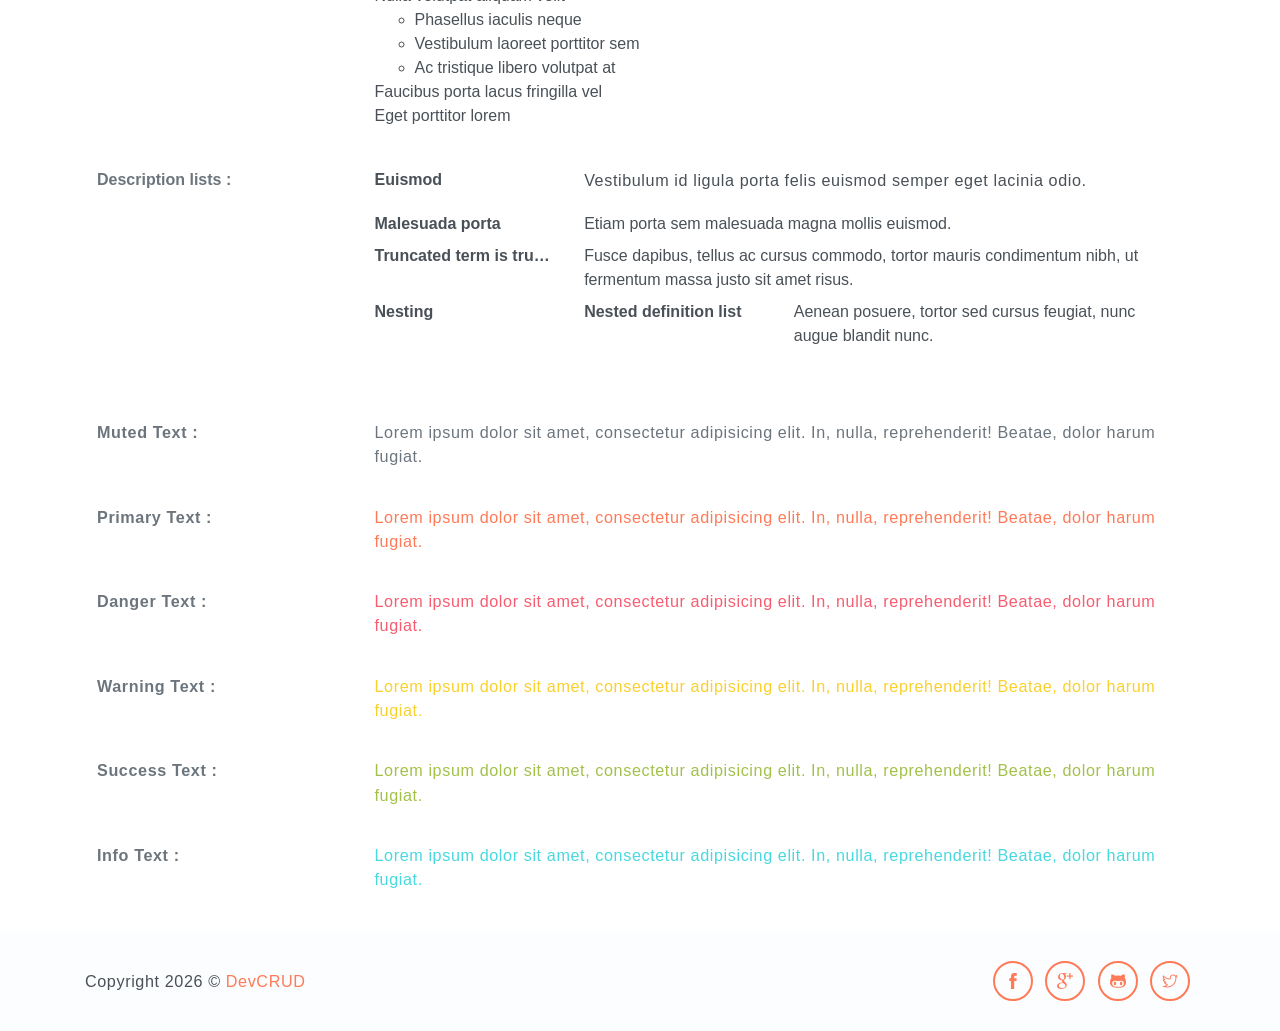
<file: public_html/components.html>
<!DOCTYPE html>
<html lang="en">
<head>
   <meta charset="utf-8">
   <meta name="viewport" content="width=device-width, initial-scale=1, shrink-to-fit=no">
   <meta name="description" content="Start your development with Steller landing page.">
   <meta name="author" content="Devcrud">
   <title>Steller | Components</title>
   <!-- font icons -->
   <link rel="stylesheet" href="assets/vendors/themify-icons/css/themify-icons.css">
   <!-- Bootstrap + Steller  -->
   <link rel="stylesheet" href="assets/css/steller.css">
</head>
<body>

   <!-- Page Header -->
   <header class="header header-mini"> 
      <div class="header-title">Components</div> 
      <nav aria-label="breadcrumb">
         <ol class="breadcrumb">
            <li class="breadcrumb-item"><a href="/">Home</a></li>
            <li class="breadcrumb-item active" aria-current="page">Components</li>
         </ol>
      </nav>
   </header> <!-- End Of Page Header -->

   <!-- main content -->
   <div class="container">

      <!-- Buttons -->
      <h3 class="mt-5">Buttons</h3>
      <hr>
      <h6 class="section-secondary-title">Styles :</h6>
      <button class="btn btn-primary">Default</button>
      <button class="btn btn-outline-primary">outline</button>
      <button class="btn btn-primary rounded">Rounded</button>
      <button class="btn btn-primary rounded"><i class="ti-thumb-up pr-1"></i> With Icon</button>
      <button class="btn btn-primary circle"><i class="ti-heart"></i></button>

      <h6 class="section-secondary-title mt-5">Sizes :</h6>
      <button class="btn btn-primary btn-lg">Large</button>
      <button class="btn btn-primary ">Regular</button>
      <button class="btn btn-primary btn-sm">Small</button>
      <button class="btn btn-primary w-sm ml-3">w-sm</button>
      <button class="btn btn-primary w-md">w-md</button>
      <button class="btn btn-primary w-lg">w-lg</button>

      <h6 class="section-secondary-title mt-5">Colors :</h6>          
      <button type="button" class="btn btn-primary">Primary</button>
      <button type="button" class="btn btn-secondary">Secondary</button>
      <button type="button" class="btn btn-success">Success</button>
      <button type="button" class="btn btn-danger">Danger</button>
      <button type="button" class="btn btn-warning">Warning</button>
      <button type="button" class="btn btn-info">Info</button>
      <button type="button" class="btn btn-light">Light</button>
      <button type="button" class="btn btn-dark">Dark</button>

      <h6 class="section-secondary-title mt-5">Buttons Tags :</h6>
      <button class="btn btn-primary" type="submit">Button</button>
      <input class="btn btn-primary" type="button" value="Input">
      <input class="btn btn-primary" type="submit" value="Submit">
      <input class="btn btn-primary" type="reset" value="Reset">
      
      <!-- devider -->
      <div class="py-5"></div>

      <!-- Inputs -->
      <h3>Inputs</h3>
      <hr>
      <div class="row mt-5">
         <div class="col-md-6">
            <h6 class="section-secondary-title">Form controls :</h6>        
            <div class="form-group">
               <input type="email" class="form-control" id="exampleFormControlInput1" placeholder="Email address">
            </div>
            <div class="form-group">
               <input type="date" class="form-control" id="exampleFormControlInput1" placeholder="Date">
            </div>
            <div class="form-group">
               <input class="form-control" type="text" placeholder="Readonly input here…" readonly>
            </div>
            <div class="form-group">
               <input class="form-control" id="disabledInput" type="text" placeholder="Disabled input here..." disabled>
            </div>
            <div class="form-group">
               <select class="form-control" id="exampleFormControlSelect1">
                  <option>Example select</option>
                  <option>1</option>
                  <option>2</option>
                  <option>3</option>
                  <option>4</option>
                  <option>5</option>
               </select>
            </div>
            <div class="form-group">
               <select multiple class="form-control" id="exampleFormControlSelect2">
                  <option>Example multiple select</option>
                  <option>1</option>
                  <option>2</option>
                  <option>3</option>
                  <option>4</option>
                  <option>5</option>
               </select>
            </div>
            <div class="form-group">
               <textarea class="form-control" id="exampleFormControlTextarea1" rows="3" placeholder="Example textarea"></textarea>
            </div>
         </div>
         <div class="col-md-6">
            <h6 class="section-secondary-title">Sizes :</h6>    
            <div class="form-group">
               <input class="form-control form-control-lg" type="text" placeholder=".form-control-lg">             
            </div>
            <div class="form-group">
               <input class="form-control" type="text" placeholder="Default input">
            </div>
            <div class="form-group">
               <input class="form-control form-control-sm" type="text" placeholder=".form-control-sm"> 
            </div>
         </div>
      </div> <!-- end of inputs -->   

      <!-- devider -->
      <div class="py-5"></div>             

      <!-- Dropdowns -->
      <h3 class="components-section-title font-weight-normal">Dropdowns</h3>
      <hr>
      <div class="dropdown d-inline-block">
         <button class="btn btn-outline-secondary dropdown-toggle" type="button" id="dropdownMenuButton" data-toggle="dropdown" aria-haspopup="true" aria-expanded="false">
         Dropdown button
         </button>
         <div class="dropdown-menu" aria-labelledby="dropdownMenuButton">
         <a class="dropdown-item" href="#">Action</a>
         <a class="dropdown-item" href="#">Another action</a>
         <a class="dropdown-item" href="#">Something else here</a>
         </div>
      </div>
      <div class="dropdown d-inline-block">
         <a class="btn btn-outline-secondary dropdown-toggle" href="#" role="button" id="dropdownMenuLink" data-toggle="dropdown" aria-haspopup="true" aria-expanded="false">
            Dropdown link
         </a>
         <div class="dropdown-menu" aria-labelledby="dropdownMenuLink">
            <a class="dropdown-item" href="#">Action</a>
            <a class="dropdown-item" href="#">Another action</a>
            <a class="dropdown-item" href="#">Something else here</a>
         </div>
      </div>
      <div class="btn-group">
         <button type="button" class="btn btn-outline-secondary">Split</button>
         <button type="button" class="btn btn-outline-secondary dropdown-toggle dropdown-toggle-split" data-toggle="dropdown" aria-haspopup="true" aria-expanded="false">
         <span class="sr-only">Toggle Dropdown</span>
         </button>
         <div class="dropdown-menu">
            <a class="dropdown-item" href="#">Action</a>
            <a class="dropdown-item" href="#">Another action</a>
            <a class="dropdown-item" href="#">Something else here</a>
            <div class="dropdown-divider"></div>
            <a class="dropdown-item" href="#">Separated link</a>
         </div>
      </div>
      <div class="btn-group">
         <button class="btn btn-outline-secondary dropdown-toggle" type="button" id="dropdownMenuButton" data-toggle="dropdown" aria-haspopup="true" aria-expanded="false">
            Form Dropdown
         </button>
         <div class="dropdown-menu form">
            <form class="px-4 py-3">
               <div class="form-group">
                  <input type="email" class="form-control" id="exampleDropdownFormEmail1" placeholder="email@example.com">
               </div>
               <div class="form-group">
                  <input type="password" class="form-control" id="exampleDropdownFormPassword1" placeholder="Password">
               </div>
               <div class="form-check mb-3">
                  <input type="checkbox" class="form-check-input" id="dropdownCheck">
                  <label class="form-check-label" for="dropdownCheck">
                     Remember me
                  </label>
               </div>
               <button type="submit" class="btn btn-primary btn-block">Sign in</button>
            </form>
            <div class="dropdown-divider"></div>
            <a class="dropdown-item" href="#"><small>New around here? Sign up</small></a>
            <a class="dropdown-item" href="#"><small>Forgot password?</small></a>
         </div>
      </div>       
      <h6 class="section-secondary-title mt-5">Directions :</h6>  
      <div class="btn-group dropup">
         <button type="button" class="btn btn-outline-secondary dropdown-toggle" data-toggle="dropdown" aria-haspopup="true" aria-expanded="false">
            Dropup
         </button>
         <div class="dropdown-menu">
            <a class="dropdown-item" href="#">Action</a>
            <a class="dropdown-item" href="#">Another action</a>
            <a class="dropdown-item" href="#">Something else here</a>
            <div class="dropdown-divider"></div>
            <a class="dropdown-item" href="#">Separated link</a>
         </div>
      </div>
      <div class="btn-group dropright">
         <button type="button" class="btn btn-outline-secondary dropdown-toggle" data-toggle="dropdown" aria-haspopup="true" aria-expanded="false">
            Dropup
         </button>
         <div class="dropdown-menu">
            <a class="dropdown-item" href="#">Action</a>
            <a class="dropdown-item" href="#">Another action</a>
            <a class="dropdown-item" href="#">Something else here</a>
            <div class="dropdown-divider"></div>
            <a class="dropdown-item" href="#">Separated link</a>
         </div>
      </div>
      <div class="btn-group">
         <button type="button" class="btn btn-outline-secondary dropdown-toggle" data-toggle="dropdown" aria-haspopup="true" aria-expanded="false">
            Dropdown
         </button>
         <div class="dropdown-menu">
            <a class="dropdown-item" href="#">Action</a>
            <a class="dropdown-item" href="#">Another action</a>
            <a class="dropdown-item" href="#">Something else here</a>
            <div class="dropdown-divider"></div>
            <a class="dropdown-item" href="#">Separated link</a>
         </div>
      </div>
      <div class="btn-group dropleft">
         <button type="button" class="btn btn-outline-secondary dropdown-toggle" data-toggle="dropdown" aria-haspopup="true" aria-expanded="false">
            Dropdown
         </button>
         <div class="dropdown-menu">
            <a class="dropdown-item" href="#">Action</a>
            <a class="dropdown-item" href="#">Another action</a>
            <a class="dropdown-item" href="#">Something else here</a>
            <div class="dropdown-divider"></div>
            <a class="dropdown-item" href="#">Separated link</a>
         </div>
      </div> <!-- end of Dropdowns -->  

      <!-- devider -->
      <div class="py-5"></div>   

      <!-- navbars -->
      <h3 class="components-section-title font-weight-normal mt-5">Navigations</h3>
      <hr>
      <nav class="navbar navbar-expand-sm navbar-dark bg-primary rounded shadow mb-3">
         <div class="container">
            <a class="navbar-brand" href="#">Primary Color</a>
            <button class="navbar-toggler ml-auto" type="button" data-toggle="collapse" data-target="#navbarSupportedContent" aria-controls="navbarSupportedContent" aria-expanded="false" aria-label="Toggle navigation">
            <span class="navbar-toggler-icon"></span>
            </button>
            <div class="collapse navbar-collapse" id="navbarSupportedContent">
               <ul class="navbar-nav ml-auto"> 
                  <li class="nav-item">
                     <a class="nav-link" href="#about">About Us</a>
                  </li>
                  <li class="nav-item">
                     <a class="nav-link" href="#service">Our Service</a>
                  </li>
                  <li class="nav-item">
                     <a class="nav-link" href="#team">Our Team</a>
                  </li>
                  <li class="nav-item">
                     <a href="#book-table" class="ml-4 mt-1 btn btn-light btn-sm">navbar button</a>
                  </li>
               </ul>                       
            </div>
         </div>
      </nav>
      <nav class="navbar navbar-expand-sm navbar-dark bg-secondary rounded shadow mb-3">
         <div class="container">
            <a class="navbar-brand" href="#">Secondary Color</a>
            <button class="navbar-toggler ml-auto" type="button" data-toggle="collapse" data-target="#navbarSupportedContent" aria-controls="navbarSupportedContent" aria-expanded="false" aria-label="Toggle navigation">
            <span class="navbar-toggler-icon"></span>
            </button>
            <div class="collapse navbar-collapse" id="navbarSupportedContent">
               <ul class="navbar-nav ml-auto"> 
                  <li class="nav-item">
                     <a class="nav-link" href="#about">About Us</a>
                  </li>
                  <li class="nav-item">
                     <a class="nav-link" href="#service">Our Service</a>
                  </li>
                  <li class="nav-item">
                     <a class="nav-link" href="#team">Our Team</a>
                  </li>
                  <li class="nav-item">
                     <a href="#book-table" class="ml-4 mt-1 btn btn-light btn-sm">navbar button</a>
                  </li>
               </ul>                       
            </div>
         </div>
      </nav>
      <nav class="navbar navbar-expand-sm navbar-dark bg-success rounded shadow mb-3">
         <div class="container">
            <a class="navbar-brand" href="#">Success Color</a>
            <button class="navbar-toggler ml-auto" type="button" data-toggle="collapse" data-target="#navbarSupportedContent" aria-controls="navbarSupportedContent" aria-expanded="false" aria-label="Toggle navigation">
            <span class="navbar-toggler-icon"></span>
            </button>
            <div class="collapse navbar-collapse" id="navbarSupportedContent">
               <ul class="navbar-nav ml-auto"> 
                  <li class="nav-item">
                     <a class="nav-link" href="#about">About Us</a>
                  </li>
                  <li class="nav-item">
                     <a class="nav-link" href="#service">Our Service</a>
                  </li>
                  <li class="nav-item">
                     <a class="nav-link" href="#team">Our Team</a>
                  </li>
                  <li class="nav-item">
                     <a href="#book-table" class="ml-4 mt-1 btn btn-light btn-sm">navbar button</a>
                  </li>
               </ul>                       
            </div>
         </div>
      </nav>
      <nav class="navbar navbar-expand-sm navbar-dark bg-info rounded shadow mb-3">
         <div class="container">
            <a class="navbar-brand" href="#">Info Color</a>
            <button class="navbar-toggler ml-auto" type="button" data-toggle="collapse" data-target="#navbarSupportedContent" aria-controls="navbarSupportedContent" aria-expanded="false" aria-label="Toggle navigation">
            <span class="navbar-toggler-icon"></span>
            </button>
            <div class="collapse navbar-collapse" id="navbarSupportedContent">
               <ul class="navbar-nav ml-auto"> 
                  <li class="nav-item">
                     <a class="nav-link" href="#about">About Us</a>
                  </li>
                  <li class="nav-item">
                     <a class="nav-link" href="#service">Our Service</a>
                  </li>
                  <li class="nav-item">
                     <a class="nav-link" href="#team">Our Team</a>
                  </li>
                  <li class="nav-item">
                     <a href="#book-table" class="ml-4 mt-1 btn btn-light btn-sm">navbar button</a>
                  </li>
               </ul>                       
            </div>
         </div>
      </nav>
      <nav class="navbar navbar-expand-sm navbar-dark bg-warning rounded shadow mb-3">
         <div class="container">
            <a class="navbar-brand" href="#">Warning Color</a>
            <button class="navbar-toggler ml-auto" type="button" data-toggle="collapse" data-target="#navbarSupportedContent" aria-controls="navbarSupportedContent" aria-expanded="false" aria-label="Toggle navigation">
            <span class="navbar-toggler-icon"></span>
            </button>
            <div class="collapse navbar-collapse" id="navbarSupportedContent">
               <ul class="navbar-nav ml-auto"> 
                  <li class="nav-item">
                     <a class="nav-link" href="#about">About Us</a>
                  </li>
                  <li class="nav-item">
                     <a class="nav-link" href="#service">Our Service</a>
                  </li>
                  <li class="nav-item">
                     <a class="nav-link" href="#team">Our Team</a>
                  </li>
                  <li class="nav-item">
                     <a href="#book-table" class="ml-4 mt-1 btn btn-light btn-sm">navbar button</a>
                  </li>
               </ul>                       
            </div>
         </div>
      </nav>
      <nav class="navbar navbar-expand-sm navbar-dark bg-danger rounded shadow mb-3">
         <div class="container">
            <a class="navbar-brand" href="#">Danger Color</a>
            <button class="navbar-toggler ml-auto" type="button" data-toggle="collapse" data-target="#navbarSupportedContent" aria-controls="navbarSupportedContent" aria-expanded="false" aria-label="Toggle navigation">
            <span class="navbar-toggler-icon"></span>
            </button>
            <div class="collapse navbar-collapse" id="navbarSupportedContent">
               <ul class="navbar-nav ml-auto"> 
                  <li class="nav-item">
                     <a class="nav-link" href="#about">About Us</a>
                  </li>
                  <li class="nav-item">
                     <a class="nav-link" href="#service">Our Service</a>
                  </li>
                  <li class="nav-item">
                     <a class="nav-link" href="#team">Our Team</a>
                  </li>
                  <li class="nav-item">
                     <a href="#book-table" class="ml-4 mt-1 btn btn-light btn-sm">navbar button</a>
                  </li>
               </ul>                       
            </div>
         </div>
      </nav>
      <nav class="navbar navbar-expand-sm navbar-dark bg-dark rounded shadow mb-3">
         <div class="container">
            <a class="navbar-brand" href="#">Dark Color</a>
            <button class="navbar-toggler ml-auto" type="button" data-toggle="collapse" data-target="#navbarSupportedContent" aria-controls="navbarSupportedContent" aria-expanded="false" aria-label="Toggle navigation">
            <span class="navbar-toggler-icon"></span>
            </button>
            <div class="collapse navbar-collapse" id="navbarSupportedContent">
               <ul class="navbar-nav ml-auto"> 
                  <li class="nav-item">
                     <a class="nav-link" href="#about">About Us</a>
                  </li>
                  <li class="nav-item">
                     <a class="nav-link" href="#service">Our Service</a>
                  </li>
                  <li class="nav-item">
                     <a class="nav-link" href="#team">Our Team</a>
                  </li>
                  <li class="nav-item">
                     <a href="#book-table" class="ml-4 mt-1 btn btn-light btn-sm">navbar button</a>
                  </li>
               </ul>                       
            </div>
         </div>
      </nav>
      <nav class="navbar navbar-expand-sm navbar-light bg-light rounded shadow mb-3">
         <div class="container">
            <a class="navbar-brand" href="#">Dark Color</a>
            <button class="navbar-toggler ml-auto" type="button" data-toggle="collapse" data-target="#navbarSupportedContent" aria-controls="navbarSupportedContent" aria-expanded="false" aria-label="Toggle navigation">
            <span class="navbar-toggler-icon"></span>
            </button>
            <div class="collapse navbar-collapse" id="navbarSupportedContent">
               <ul class="navbar-nav ml-auto"> 
                  <li class="nav-item">
                     <a class="nav-link" href="#about">About Us</a>
                  </li>
                  <li class="nav-item">
                     <a class="nav-link" href="#service">Our Service</a>
                  </li>
                  <li class="nav-item">
                     <a class="nav-link" href="#team">Our Team</a>
                  </li>
                  <li class="nav-item">
                     <a href="#book-table" class="ml-4 mt-1 btn btn-dark btn-sm">navbar button</a>
                  </li>
               </ul>                       
            </div>
         </div>
      </nav>
      <!-- End of navbars -->

      <!-- devider -->
      <div class="py-5"></div>   
      
      <!-- progress bars -->
      <div class="row justify-content-between">
         <div class="col-md-5">
            <h3 class="components-section-title font-weight-normal mt-5">Progress Bars :</h3>
            <hr>
            <small>Default: </small>
            <div class="progress mt-2 mb-3">
               <div class="progress-bar" role="progressbar" style="width: 90%" aria-valuenow="25" aria-valuemin="0" aria-valuemax="100"><span>90%</span></div>
            </div>
            <small>Success:</small>
            <div class="progress mt-2 mb-3">
               <div class="progress-bar bg-success" role="progressbar" style="width: 90%" aria-valuenow="25" aria-valuemin="0" aria-valuemax="100"><span>90%</span></div>
            </div>
            <small>Danger:</small>
            <div class="progress mt-2 mb-3">
               <div class="progress-bar bg-danger" role="progressbar" style="width: 90%" aria-valuenow="25" aria-valuemin="0" aria-valuemax="100"><span>90%</span></div>
            </div>
            <small>Warning:</small>
            <div class="progress mt-2 mb-3">
               <div class="progress-bar bg-warning" role="progressbar" style="width: 90%" aria-valuenow="25" aria-valuemin="0" aria-valuemax="100"><span>90%</span></div>
            </div>
            <small>Info:</small>
            <div class="progress mt-2 mb-3">
               <div class="progress-bar bg-info" role="progressbar" style="width: 90%" aria-valuenow="25" aria-valuemin="0" aria-valuemax="100"><span>90%</span></div>
            </div>
            <small>Dark:</small>
            <div class="progress mt-2 mb-3">
               <div class="progress-bar bg-dark" role="progressbar" style="width: 90%" aria-valuenow="25" aria-valuemin="0" aria-valuemax="100"><span>90%</span></div>
            </div>
         </div>
         <div class="col-md-6">
            <h3 class="components-section-title font-weight-normal mt-5">Paginations :</h3>
            <hr>
            <nav aria-label="Page navigation example">
               <ul class="pagination pagination-sm">
                  <li class="page-item"><a class="page-link" href="#"><i class="ti-angle-double-left"></i></a></li>
                  <li class="page-item"><a class="page-link" href="#">1</a></li>
                  <li class="page-item"><a class="page-link" href="#">2</a></li>
                  <li class="page-item active"><a class="page-link" href="#">3</a></li>
                  <li class="page-item"><a class="page-link" href="#">4</a></li>
                  <li class="page-item"><a class="page-link" href="#">5</a></li>
                  <li class="page-item"><a class="page-link" href="#"><i class="ti-angle-double-right"></i></a></li>
               </ul>
            </nav>
            <nav aria-label="Page navigation example">
               <ul class="pagination">
               <li class="page-item"><a class="page-link" href="#"><i class="ti-angle-double-left"></i></a></li>
                  <li class="page-item"><a class="page-link" href="#">1</a></li>
                  <li class="page-item"><a class="page-link" href="#">2</a></li>
                  <li class="page-item active"><a class="page-link" href="#">3</a></li>
                  <li class="page-item"><a class="page-link" href="#">4</a></li>
                  <li class="page-item"><a class="page-link" href="#">5</a></li>
                  <li class="page-item"><a class="page-link" href="#"><i class="ti-angle-double-right"></i></a></li>
               </ul>
            </nav>
            <nav aria-label="Page navigation example">
               <ul class="pagination pagination-lg">
                  <li class="page-item"><a class="page-link" href="#"><i class="ti-angle-double-left"></i></a></li>
                  <li class="page-item"><a class="page-link" href="#">1</a></li>
                  <li class="page-item"><a class="page-link" href="#">2</a></li>
                  <li class="page-item active"><a class="page-link" href="#">3</a></li>
                  <li class="page-item"><a class="page-link" href="#">4</a></li>
                  <li class="page-item"><a class="page-link" href="#">5</a></li>
                  <li class="page-item"><a class="page-link" href="#"><i class="ti-angle-double-right"></i></a></li>
               </ul>
            </nav>

            <!-- Badges -->
            <h3 class="components-section-title font-weight-normal mt-5">Badges :</h3>
            <hr>
            <span class="badge badge-primary">Primary</span>
            <span class="badge badge-secondary">Secondary</span>
            <span class="badge badge-success">Success</span>
            <span class="badge badge-danger">Danger</span>
            <span class="badge badge-warning">Warning</span>
            <span class="badge badge-info">Info</span>
            <span class="badge badge-light">Light</span>
            <span class="badge badge-dark">Dark</span>
            <h6 class="section-secondary-title mt-4 mb-2">Badge Pills :</h6>
            <span class="badge badge-pill badge-primary">Primary</span>
            <span class="badge badge-pill badge-secondary">Secondary</span>
            <span class="badge badge-pill badge-success">Success</span>
            <span class="badge badge-pill badge-danger">Danger</span>
            <span class="badge badge-pill badge-warning">Warning</span>
            <span class="badge badge-pill badge-info">Info</span>
            <span class="badge badge-pill badge-light">Light</span>
            <span class="badge badge-pill badge-dark">Dark</span>
         </div>
      </div> <!-- End of Progress bars -->

      <!-- devider -->
      <div class="py-5"></div>  

      <!-- Alerts -->
      <h3 class="components-section-title font-weight-normal mt-5">Alerts :</h3>
      <hr>
      <div class="alert alert-primary alert-dismissible fade show" role="alert">
         A simple primary alert—check it out!
         <button type="button" class="close" data-dismiss="alert" aria-label="Close">
            <span aria-hidden="true">&times;</span>
         </button>
      </div>
      <div class="alert alert-secondary alert-dismissible fade show" role="alert">
         A simple secondary alert—check it out!
         <button type="button" class="close" data-dismiss="alert" aria-label="Close">
            <span aria-hidden="true">&times;</span>
         </button>
      </div>
      <div class="alert alert-success alert-dismissible fade show" role="alert">
         A simple success alert—check it out!
         <button type="button" class="close" data-dismiss="alert" aria-label="Close">
            <span aria-hidden="true">&times;</span>
         </button>
      </div>
      <div class="alert alert-danger alert-dismissible fade show" role="alert">
         A simple danger alert—check it out!
         <button type="button" class="close" data-dismiss="alert" aria-label="Close">
            <span aria-hidden="true">&times;</span>
         </button>
      </div>
      <div class="alert alert-warning alert-dismissible fade show" role="alert">
         A simple warning alert—check it out!
         <button type="button" class="close" data-dismiss="alert" aria-label="Close">
            <span aria-hidden="true">&times;</span>
         </button>
      </div>
      <div class="alert alert-info alert-dismissible fade show" role="alert">
         A simple info alert—check it out!
         <button type="button" class="close" data-dismiss="alert" aria-label="Close">
            <span aria-hidden="true">&times;</span>
         </button>
      </div>
      <div class="alert alert-dark alert-dismissible fade show" role="alert">
         A simple dark alert—check it out!
         <button type="button" class="close" data-dismiss="alert" aria-label="Close">
            <span aria-hidden="true">&times;</span>
         </button>
      </div>
      <!-- end of alerts -->

      <!-- devider -->
      <div class="py-5"></div> 
   
      <!-- tables -->
      <h3 class="components-section-title">Tables</h3>
      <hr>
      <table class="table">
         <thead>
            <tr>
               <th scope="col">#</th>
               <th scope="col">First</th>
               <th scope="col">Last</th>
               <th scope="col">Handle</th>
            </tr>
         </thead>
         <tbody>
            <tr>
               <th scope="row">1</th>
               <td>Mark</td>
               <td>Otto</td>
               <td>@mdo</td>
            </tr>
            <tr>
               <th scope="row">2</th>
               <td>Jacob</td>
               <td>Thornton</td>
               <td>@fat</td>
            </tr>
            <tr>
               <th scope="row">3</th>
               <td>Larry</td>
               <td>the Bird</td>
               <td>@twitter</td>
            </tr>
         </tbody>
      </table>

      <h6 class="section-secondary-title mt-5">Striped rows :</h6>
      <table class="table table-striped">
         <thead>
            <tr>
               <th scope="col">#</th>
               <th scope="col">First</th>
               <th scope="col">Last</th>
               <th scope="col">Handle</th>
            </tr>
         </thead>
         <tbody>
            <tr>
               <th scope="row">1</th>
               <td>Mark</td>
               <td>Otto</td>
               <td>@mdo</td>
            </tr>
            <tr>
               <th scope="row">2</th>
               <td>Jacob</td>
               <td>Thornton</td>
               <td>@fat</td>
            </tr>
            <tr>
               <th scope="row">3</th>
               <td>Larry</td>
               <td>the Bird</td>
               <td>@twitter</td>
            </tr>
         </tbody>
      </table>

      <h6 class="section-secondary-title mt-5">Bordred :</h6>
      <table class="table table-bordered">
         <thead>
            <tr>
               <th scope="col">#</th>
               <th scope="col">First</th>
               <th scope="col">Last</th>
               <th scope="col">Handle</th>
            </tr>
         </thead>
         <tbody>
            <tr>
               <th scope="row">1</th>
               <td>Mark</td>
               <td>Otto</td>
               <td>@mdo</td>
            </tr>
            <tr>
               <th scope="row">2</th>
               <td>Jacob</td>
               <td>Thornton</td>
               <td>@fat</td>
            </tr>
            <tr>
               <th scope="row">3</th>
               <td colspan="2">Larry the Bird</td>
               <td>@twitter</td>
            </tr>
         </tbody>
      </table>
      <!-- end of tables -->

      <!-- devider -->
      <div class="py-5"></div> 

      <!-- typography -->
      <h3 class="components-section-title">Typography</h3>
      <hr>
     
      <table class="table table-borderless v-align-center">
         <tbody>
            <tr>
               <td>
                  <p><code class="highlighter-rouge">&lt;h1&gt;&lt;/h1&gt; || .h1</code></p>
               </td>
               <td class="w-75"><span class="h1">h1. Bootstrap heading</span></td>
            </tr>
            <tr>
               <td>
                  <p><code class="highlighter-rouge">&lt;h2&gt;&lt;/h2&gt; || .h2</code></p>
               </td>
               <td><span class="h2">h2. Bootstrap heading</span></td>
            </tr>
            <tr>
               <td>
                  <p><code class="highlighter-rouge">&lt;h3&gt;&lt;/h3&gt; || .h3</code></p>
               </td>
               <td><span class="h3">h3. Bootstrap heading</span></td>
            </tr>
            <tr>
               <td>
                  <p><code class="highlighter-rouge">&lt;h4&gt;&lt;/h4&gt; || .h4</code></p>
               </td>
               <td><span class="h4">h4. Bootstrap heading</span></td>
            </tr>
            <tr>
               <td>
                  <p><code class="highlighter-rouge">&lt;h5&gt;&lt;/h5&gt; || .h5</code></p>
               </td>
               <td><span class="h5">h5. Bootstrap heading</span></td>
            </tr>
            <tr>
               <td>
                  <p><code class="highlighter-rouge">&lt;h6&gt;&lt;/h6&gt; || .h6</code></p>
               </td>
               <td><span class="h6">h6. Bootstrap heading</span></td>
            </tr>
            <tr>
               <td>
                  <p class="font-weight-bold text-muted">Paragraph :</p>
               </td>
               <td><p>Lorem ipsum dolor sit amet, consectetur adipisicing elit. Fugiat explicabo ab sed voluptas odit hic obcaecati qui omnis.</p></td>
            </tr>
            <tr>
               <td>
                  <p class="font-weight-bold text-muted">BlockQuote :</p>
               </td>
               <td>
                  <blockquote class="blockquote">
                     <p class="mb-0">Lorem ipsum dolor sit amet, consectetur adipiscing elit. Integer posuere erat a ante.</p>
                     <footer class="blockquote-footer">Someone famous in <cite title="Source Title">Source Title</cite></footer>
                  </blockquote>
               </td>
            </tr>

            <tr>
               <td><p class="font-weight-bold text-muted">Ordred List :</p></td>
               <td>
                  <ol>
                     <li>Integer molestie lorem at massa</li>
                     <li>Facilisis in pretium nisl aliquet</li>
                     <li>Nulla volutpat aliquam velit
                        <ul>
                           <li>Phasellus iaculis neque</li>
                           <li>Vestibulum laoreet porttitor sem</li>
                           <li>Ac tristique libero volutpat at</li>
                        </ul>
                     </li>
                     <li>Faucibus porta lacus fringilla vel</li>
                     <li>Eget porttitor lorem</li>
                  </ol>
               </td>
            </tr>
            <tr>
               <td><p class="font-weight-bold text-muted">Unordred List :</p></td>
               <td>
                  <ul >
                     <li>Integer molestie lorem at massa</li>
                     <li>Facilisis in pretium nisl aliquet</li>
                     <li>Nulla volutpat aliquam velit
                        <ul>
                           <li>Phasellus iaculis neque</li>
                           <li>Vestibulum laoreet porttitor sem</li>
                           <li>Ac tristique libero volutpat at</li>
                        </ul>
                     </li>
                     <li>Faucibus porta lacus fringilla vel</li>
                     <li>Eget porttitor lorem</li>
                  </ul>
               </td>
            </tr>
            <tr>
               <td><p class="font-weight-bold text-muted">Unstyled List :</p></td>
               <td>
                  <ul class="list-unstyled">
                     <li>Integer molestie lorem at massa</li>
                     <li>Facilisis in pretium nisl aliquet</li>
                     <li>Nulla volutpat aliquam velit
                        <ul>
                           <li>Phasellus iaculis neque</li>
                           <li>Vestibulum laoreet porttitor sem</li>
                           <li>Ac tristique libero volutpat at</li>
                        </ul>
                     </li>
                     <li>Faucibus porta lacus fringilla vel</li>
                     <li>Eget porttitor lorem</li>
                  </ul>
               </td>
            </tr>
            <tr>
               <td class="font-weight-bold text-muted">Description lists : </td>
               <td>
                  <dl class="row">
                     <dt class="col-sm-3">Euismod</dt>
                     <dd class="col-sm-9">
                        <p>Vestibulum id ligula porta felis euismod semper eget lacinia odio.</p>
                     </dd>

                     <dt class="col-sm-3">Malesuada porta</dt>
                     <dd class="col-sm-9">Etiam porta sem malesuada magna mollis euismod.</dd>

                     <dt class="col-sm-3 text-truncate">Truncated term is truncated</dt>
                     <dd class="col-sm-9">Fusce dapibus, tellus ac cursus commodo, tortor mauris condimentum nibh, ut fermentum massa justo sit amet risus.</dd>

                     <dt class="col-sm-3">Nesting</dt>
                     <dd class="col-sm-9">
                        <dl class="row">
                           <dt class="col-sm-4">Nested definition list</dt>
                           <dd class="col-sm-8">Aenean posuere, tortor sed cursus feugiat, nunc augue blandit nunc.</dd>
                        </dl>
                     </dd>
                  </dl>
               </td>
            </tr>
            <tr>
               <td>
                  <p class="font-weight-bold text-muted">Muted Text :</p>
               </td>
               <td>
                  <p class="text-muted">Lorem ipsum dolor sit amet, consectetur adipisicing elit. In, nulla, reprehenderit! Beatae, dolor harum fugiat.</p>
               </td>
            </tr>
            <tr>
               <td>
                  <p class="font-weight-bold text-muted">Primary Text :</p>
               </td>
               <td>
                  <p class="text-primary">Lorem ipsum dolor sit amet, consectetur adipisicing elit. In, nulla, reprehenderit! Beatae, dolor harum fugiat.</p>
               </td>
            </tr>
            <tr>
               <td>
                  <p class="font-weight-bold text-muted">Danger Text :</p>
               </td>
               <td>
                  <p class="text-danger">Lorem ipsum dolor sit amet, consectetur adipisicing elit. In, nulla, reprehenderit! Beatae, dolor harum fugiat.</p>
               </td>
            </tr>
            <tr>
               <td>
                  <p class="font-weight-bold text-muted">Warning Text :</p>
               </td>
               <td>
                  <p class="text-warning">Lorem ipsum dolor sit amet, consectetur adipisicing elit. In, nulla, reprehenderit! Beatae, dolor harum fugiat.</p>
               </td>
            </tr>
            <tr>
               <td>
                  <p class="font-weight-bold text-muted">Success Text :</p>
               </td>
               <td>
                  <p class="text-success">Lorem ipsum dolor sit amet, consectetur adipisicing elit. In, nulla, reprehenderit! Beatae, dolor harum fugiat.</p>
               </td>
            </tr>
            <tr>
               <td>
                  <p class="font-weight-bold text-muted">Info Text :</p>
               </td>
               <td>
                  <p class="text-info">Lorem ipsum dolor sit amet, consectetur adipisicing elit. In, nulla, reprehenderit! Beatae, dolor harum fugiat.</p>
               </td>
            </tr>
         </tbody>
      </table>
   </div>
   <!-- end of typography -->

   <!-- Page Footer -->
    <footer class="page-footer">
        <div class="container">
            <div class="row align-items-center">
                <div class="col-sm-6">
                    <p>Copyright <script>document.write(new Date().getFullYear())</script> &copy; <a href="http://www.devcrud.com" target="_blank">DevCRUD</a></p>
                </div>
                <div class="col-sm-6">
                    <div class="socials">
                        <a class="social-item" href="javascript:void(0)"><i class="ti-facebook"></i></a>
                        <a class="social-item" href="javascript:void(0)"><i class="ti-google"></i></a>
                        <a class="social-item" href="javascript:void(0)"><i class="ti-github"></i></a>
                        <a class="social-item" href="javascript:void(0)"><i class="ti-twitter"></i></a>
                    </div>
                </div>
            </div>
        </div>
    </footer> 
    <!-- End of page footer -->
   
   <!-- core  -->
    <script src="assets/vendors/jquery/jquery-3.4.1.js"></script>
   <script src="assets/vendors/bootstrap/bootstrap.bundle.js"></script>

    <!-- steller js -->
    <script src="assets/js/steller.js"></script>

</body>
</html>
</file>
<file: public_html/assets/vendors/themify-icons/css/themify-icons.css>
@font-face {
	font-family: 'themify';
	src:url("../fonts/themify.eot?-fvbane");
	src:url("../fonts/themify.eot?#iefix-fvbane") format("embedded-opentype"),
		url("../fonts/themify.woff?-fvbane") format("woff"),
		url("../fonts/themify.ttf?-fvbane") format("truetype"),
		url("../fonts/themify.svg?-fvbane#themify") format("svg");
	font-weight: normal;
	font-style: normal;
}

[class^="ti-"], [class*=" ti-"] {
	font-family: 'themify';
	speak: none;
	font-style: normal;
	font-weight: normal;
	font-variant: normal;
	text-transform: none;
	line-height: 1;

	/* Better Font Rendering =========== */
	-webkit-font-smoothing: antialiased;
	-moz-osx-font-smoothing: grayscale;
}

.ti-wand:before {
	content: "\e600";
}
.ti-volume:before {
	content: "\e601";
}
.ti-user:before {
	content: "\e602";
}
.ti-unlock:before {
	content: "\e603";
}
.ti-unlink:before {
	content: "\e604";
}
.ti-trash:before {
	content: "\e605";
}
.ti-thought:before {
	content: "\e606";
}
.ti-target:before {
	content: "\e607";
}
.ti-tag:before {
	content: "\e608";
}
.ti-tablet:before {
	content: "\e609";
}
.ti-star:before {
	content: "\e60a";
}
.ti-spray:before {
	content: "\e60b";
}
.ti-signal:before {
	content: "\e60c";
}
.ti-shopping-cart:before {
	content: "\e60d";
}
.ti-shopping-cart-full:before {
	content: "\e60e";
}
.ti-settings:before {
	content: "\e60f";
}
.ti-search:before {
	content: "\e610";
}
.ti-zoom-in:before {
	content: "\e611";
}
.ti-zoom-out:before {
	content: "\e612";
}
.ti-cut:before {
	content: "\e613";
}
.ti-ruler:before {
	content: "\e614";
}
.ti-ruler-pencil:before {
	content: "\e615";
}
.ti-ruler-alt:before {
	content: "\e616";
}
.ti-bookmark:before {
	content: "\e617";
}
.ti-bookmark-alt:before {
	content: "\e618";
}
.ti-reload:before {
	content: "\e619";
}
.ti-plus:before {
	content: "\e61a";
}
.ti-pin:before {
	content: "\e61b";
}
.ti-pencil:before {
	content: "\e61c";
}
.ti-pencil-alt:before {
	content: "\e61d";
}
.ti-paint-roller:before {
	content: "\e61e";
}
.ti-paint-bucket:before {
	content: "\e61f";
}
.ti-na:before {
	content: "\e620";
}
.ti-mobile:before {
	content: "\e621";
}
.ti-minus:before {
	content: "\e622";
}
.ti-medall:before {
	content: "\e623";
}
.ti-medall-alt:before {
	content: "\e624";
}
.ti-marker:before {
	content: "\e625";
}
.ti-marker-alt:before {
	content: "\e626";
}
.ti-arrow-up:before {
	content: "\e627";
}
.ti-arrow-right:before {
	content: "\e628";
}
.ti-arrow-left:before {
	content: "\e629";
}
.ti-arrow-down:before {
	content: "\e62a";
}
.ti-lock:before {
	content: "\e62b";
}
.ti-location-arrow:before {
	content: "\e62c";
}
.ti-link:before {
	content: "\e62d";
}
.ti-layout:before {
	content: "\e62e";
}
.ti-layers:before {
	content: "\e62f";
}
.ti-layers-alt:before {
	content: "\e630";
}
.ti-key:before {
	content: "\e631";
}
.ti-import:before {
	content: "\e632";
}
.ti-image:before {
	content: "\e633";
}
.ti-heart:before {
	content: "\e634";
}
.ti-heart-broken:before {
	content: "\e635";
}
.ti-hand-stop:before {
	content: "\e636";
}
.ti-hand-open:before {
	content: "\e637";
}
.ti-hand-drag:before {
	content: "\e638";
}
.ti-folder:before {
	content: "\e639";
}
.ti-flag:before {
	content: "\e63a";
}
.ti-flag-alt:before {
	content: "\e63b";
}
.ti-flag-alt-2:before {
	content: "\e63c";
}
.ti-eye:before {
	content: "\e63d";
}
.ti-export:before {
	content: "\e63e";
}
.ti-exchange-vertical:before {
	content: "\e63f";
}
.ti-desktop:before {
	content: "\e640";
}
.ti-cup:before {
	content: "\e641";
}
.ti-crown:before {
	content: "\e642";
}
.ti-comments:before {
	content: "\e643";
}
.ti-comment:before {
	content: "\e644";
}
.ti-comment-alt:before {
	content: "\e645";
}
.ti-close:before {
	content: "\e646";
}
.ti-clip:before {
	content: "\e647";
}
.ti-angle-up:before {
	content: "\e648";
}
.ti-angle-right:before {
	content: "\e649";
}
.ti-angle-left:before {
	content: "\e64a";
}
.ti-angle-down:before {
	content: "\e64b";
}
.ti-check:before {
	content: "\e64c";
}
.ti-check-box:before {
	content: "\e64d";
}
.ti-camera:before {
	content: "\e64e";
}
.ti-announcement:before {
	content: "\e64f";
}
.ti-brush:before {
	content: "\e650";
}
.ti-briefcase:before {
	content: "\e651";
}
.ti-bolt:before {
	content: "\e652";
}
.ti-bolt-alt:before {
	content: "\e653";
}
.ti-blackboard:before {
	content: "\e654";
}
.ti-bag:before {
	content: "\e655";
}
.ti-move:before {
	content: "\e656";
}
.ti-arrows-vertical:before {
	content: "\e657";
}
.ti-arrows-horizontal:before {
	content: "\e658";
}
.ti-fullscreen:before {
	content: "\e659";
}
.ti-arrow-top-right:before {
	content: "\e65a";
}
.ti-arrow-top-left:before {
	content: "\e65b";
}
.ti-arrow-circle-up:before {
	content: "\e65c";
}
.ti-arrow-circle-right:before {
	content: "\e65d";
}
.ti-arrow-circle-left:before {
	content: "\e65e";
}
.ti-arrow-circle-down:before {
	content: "\e65f";
}
.ti-angle-double-up:before {
	content: "\e660";
}
.ti-angle-double-right:before {
	content: "\e661";
}
.ti-angle-double-left:before {
	content: "\e662";
}
.ti-angle-double-down:before {
	content: "\e663";
}
.ti-zip:before {
	content: "\e664";
}
.ti-world:before {
	content: "\e665";
}
.ti-wheelchair:before {
	content: "\e666";
}
.ti-view-list:before {
	content: "\e667";
}
.ti-view-list-alt:before {
	content: "\e668";
}
.ti-view-grid:before {
	content: "\e669";
}
.ti-uppercase:before {
	content: "\e66a";
}
.ti-upload:before {
	content: "\e66b";
}
.ti-underline:before {
	content: "\e66c";
}
.ti-truck:before {
	content: "\e66d";
}
.ti-timer:before {
	content: "\e66e";
}
.ti-ticket:before {
	content: "\e66f";
}
.ti-thumb-up:before {
	content: "\e670";
}
.ti-thumb-down:before {
	content: "\e671";
}
.ti-text:before {
	content: "\e672";
}
.ti-stats-up:before {
	content: "\e673";
}
.ti-stats-down:before {
	content: "\e674";
}
.ti-split-v:before {
	content: "\e675";
}
.ti-split-h:before {
	content: "\e676";
}
.ti-smallcap:before {
	content: "\e677";
}
.ti-shine:before {
	content: "\e678";
}
.ti-shift-right:before {
	content: "\e679";
}
.ti-shift-left:before {
	content: "\e67a";
}
.ti-shield:before {
	content: "\e67b";
}
.ti-notepad:before {
	content: "\e67c";
}
.ti-server:before {
	content: "\e67d";
}
.ti-quote-right:before {
	content: "\e67e";
}
.ti-quote-left:before {
	content: "\e67f";
}
.ti-pulse:before {
	content: "\e680";
}
.ti-printer:before {
	content: "\e681";
}
.ti-power-off:before {
	content: "\e682";
}
.ti-plug:before {
	content: "\e683";
}
.ti-pie-chart:before {
	content: "\e684";
}
.ti-paragraph:before {
	content: "\e685";
}
.ti-panel:before {
	content: "\e686";
}
.ti-package:before {
	content: "\e687";
}
.ti-music:before {
	content: "\e688";
}
.ti-music-alt:before {
	content: "\e689";
}
.ti-mouse:before {
	content: "\e68a";
}
.ti-mouse-alt:before {
	content: "\e68b";
}
.ti-money:before {
	content: "\e68c";
}
.ti-microphone:before {
	content: "\e68d";
}
.ti-menu:before {
	content: "\e68e";
}
.ti-menu-alt:before {
	content: "\e68f";
}
.ti-map:before {
	content: "\e690";
}
.ti-map-alt:before {
	content: "\e691";
}
.ti-loop:before {
	content: "\e692";
}
.ti-location-pin:before {
	content: "\e693";
}
.ti-list:before {
	content: "\e694";
}
.ti-light-bulb:before {
	content: "\e695";
}
.ti-Italic:before {
	content: "\e696";
}
.ti-info:before {
	content: "\e697";
}
.ti-infinite:before {
	content: "\e698";
}
.ti-id-badge:before {
	content: "\e699";
}
.ti-hummer:before {
	content: "\e69a";
}
.ti-home:before {
	content: "\e69b";
}
.ti-help:before {
	content: "\e69c";
}
.ti-headphone:before {
	content: "\e69d";
}
.ti-harddrives:before {
	content: "\e69e";
}
.ti-harddrive:before {
	content: "\e69f";
}
.ti-gift:before {
	content: "\e6a0";
}
.ti-game:before {
	content: "\e6a1";
}
.ti-filter:before {
	content: "\e6a2";
}
.ti-files:before {
	content: "\e6a3";
}
.ti-file:before {
	content: "\e6a4";
}
.ti-eraser:before {
	content: "\e6a5";
}
.ti-envelope:before {
	content: "\e6a6";
}
.ti-download:before {
	content: "\e6a7";
}
.ti-direction:before {
	content: "\e6a8";
}
.ti-direction-alt:before {
	content: "\e6a9";
}
.ti-dashboard:before {
	content: "\e6aa";
}
.ti-control-stop:before {
	content: "\e6ab";
}
.ti-control-shuffle:before {
	content: "\e6ac";
}
.ti-control-play:before {
	content: "\e6ad";
}
.ti-control-pause:before {
	content: "\e6ae";
}
.ti-control-forward:before {
	content: "\e6af";
}
.ti-control-backward:before {
	content: "\e6b0";
}
.ti-cloud:before {
	content: "\e6b1";
}
.ti-cloud-up:before {
	content: "\e6b2";
}
.ti-cloud-down:before {
	content: "\e6b3";
}
.ti-clipboard:before {
	content: "\e6b4";
}
.ti-car:before {
	content: "\e6b5";
}
.ti-calendar:before {
	content: "\e6b6";
}
.ti-book:before {
	content: "\e6b7";
}
.ti-bell:before {
	content: "\e6b8";
}
.ti-basketball:before {
	content: "\e6b9";
}
.ti-bar-chart:before {
	content: "\e6ba";
}
.ti-bar-chart-alt:before {
	content: "\e6bb";
}
.ti-back-right:before {
	content: "\e6bc";
}
.ti-back-left:before {
	content: "\e6bd";
}
.ti-arrows-corner:before {
	content: "\e6be";
}
.ti-archive:before {
	content: "\e6bf";
}
.ti-anchor:before {
	content: "\e6c0";
}
.ti-align-right:before {
	content: "\e6c1";
}
.ti-align-left:before {
	content: "\e6c2";
}
.ti-align-justify:before {
	content: "\e6c3";
}
.ti-align-center:before {
	content: "\e6c4";
}
.ti-alert:before {
	content: "\e6c5";
}
.ti-alarm-clock:before {
	content: "\e6c6";
}
.ti-agenda:before {
	content: "\e6c7";
}
.ti-write:before {
	content: "\e6c8";
}
.ti-window:before {
	content: "\e6c9";
}
.ti-widgetized:before {
	content: "\e6ca";
}
.ti-widget:before {
	content: "\e6cb";
}
.ti-widget-alt:before {
	content: "\e6cc";
}
.ti-wallet:before {
	content: "\e6cd";
}
.ti-video-clapper:before {
	content: "\e6ce";
}
.ti-video-camera:before {
	content: "\e6cf";
}
.ti-vector:before {
	content: "\e6d0";
}
.ti-themify-logo:before {
	content: "\e6d1";
}
.ti-themify-favicon:before {
	content: "\e6d2";
}
.ti-themify-favicon-alt:before {
	content: "\e6d3";
}
.ti-support:before {
	content: "\e6d4";
}
.ti-stamp:before {
	content: "\e6d5";
}
.ti-split-v-alt:before {
	content: "\e6d6";
}
.ti-slice:before {
	content: "\e6d7";
}
.ti-shortcode:before {
	content: "\e6d8";
}
.ti-shift-right-alt:before {
	content: "\e6d9";
}
.ti-shift-left-alt:before {
	content: "\e6da";
}
.ti-ruler-alt-2:before {
	content: "\e6db";
}
.ti-receipt:before {
	content: "\e6dc";
}
.ti-pin2:before {
	content: "\e6dd";
}
.ti-pin-alt:before {
	content: "\e6de";
}
.ti-pencil-alt2:before {
	content: "\e6df";
}
.ti-palette:before {
	content: "\e6e0";
}
.ti-more:before {
	content: "\e6e1";
}
.ti-more-alt:before {
	content: "\e6e2";
}
.ti-microphone-alt:before {
	content: "\e6e3";
}
.ti-magnet:before {
	content: "\e6e4";
}
.ti-line-double:before {
	content: "\e6e5";
}
.ti-line-dotted:before {
	content: "\e6e6";
}
.ti-line-dashed:before {
	content: "\e6e7";
}
.ti-layout-width-full:before {
	content: "\e6e8";
}
.ti-layout-width-default:before {
	content: "\e6e9";
}
.ti-layout-width-default-alt:before {
	content: "\e6ea";
}
.ti-layout-tab:before {
	content: "\e6eb";
}
.ti-layout-tab-window:before {
	content: "\e6ec";
}
.ti-layout-tab-v:before {
	content: "\e6ed";
}
.ti-layout-tab-min:before {
	content: "\e6ee";
}
.ti-layout-slider:before {
	content: "\e6ef";
}
.ti-layout-slider-alt:before {
	content: "\e6f0";
}
.ti-layout-sidebar-right:before {
	content: "\e6f1";
}
.ti-layout-sidebar-none:before {
	content: "\e6f2";
}
.ti-layout-sidebar-left:before {
	content: "\e6f3";
}
.ti-layout-placeholder:before {
	content: "\e6f4";
}
.ti-layout-menu:before {
	content: "\e6f5";
}
.ti-layout-menu-v:before {
	content: "\e6f6";
}
.ti-layout-menu-separated:before {
	content: "\e6f7";
}
.ti-layout-menu-full:before {
	content: "\e6f8";
}
.ti-layout-media-right-alt:before {
	content: "\e6f9";
}
.ti-layout-media-right:before {
	content: "\e6fa";
}
.ti-layout-media-overlay:before {
	content: "\e6fb";
}
.ti-layout-media-overlay-alt:before {
	content: "\e6fc";
}
.ti-layout-media-overlay-alt-2:before {
	content: "\e6fd";
}
.ti-layout-media-left-alt:before {
	content: "\e6fe";
}
.ti-layout-media-left:before {
	content: "\e6ff";
}
.ti-layout-media-center-alt:before {
	content: "\e700";
}
.ti-layout-media-center:before {
	content: "\e701";
}
.ti-layout-list-thumb:before {
	content: "\e702";
}
.ti-layout-list-thumb-alt:before {
	content: "\e703";
}
.ti-layout-list-post:before {
	content: "\e704";
}
.ti-layout-list-large-image:before {
	content: "\e705";
}
.ti-layout-line-solid:before {
	content: "\e706";
}
.ti-layout-grid4:before {
	content: "\e707";
}
.ti-layout-grid3:before {
	content: "\e708";
}
.ti-layout-grid2:before {
	content: "\e709";
}
.ti-layout-grid2-thumb:before {
	content: "\e70a";
}
.ti-layout-cta-right:before {
	content: "\e70b";
}
.ti-layout-cta-left:before {
	content: "\e70c";
}
.ti-layout-cta-center:before {
	content: "\e70d";
}
.ti-layout-cta-btn-right:before {
	content: "\e70e";
}
.ti-layout-cta-btn-left:before {
	content: "\e70f";
}
.ti-layout-column4:before {
	content: "\e710";
}
.ti-layout-column3:before {
	content: "\e711";
}
.ti-layout-column2:before {
	content: "\e712";
}
.ti-layout-accordion-separated:before {
	content: "\e713";
}
.ti-layout-accordion-merged:before {
	content: "\e714";
}
.ti-layout-accordion-list:before {
	content: "\e715";
}
.ti-ink-pen:before {
	content: "\e716";
}
.ti-info-alt:before {
	content: "\e717";
}
.ti-help-alt:before {
	content: "\e718";
}
.ti-headphone-alt:before {
	content: "\e719";
}
.ti-hand-point-up:before {
	content: "\e71a";
}
.ti-hand-point-right:before {
	content: "\e71b";
}
.ti-hand-point-left:before {
	content: "\e71c";
}
.ti-hand-point-down:before {
	content: "\e71d";
}
.ti-gallery:before {
	content: "\e71e";
}
.ti-face-smile:before {
	content: "\e71f";
}
.ti-face-sad:before {
	content: "\e720";
}
.ti-credit-card:before {
	content: "\e721";
}
.ti-control-skip-forward:before {
	content: "\e722";
}
.ti-control-skip-backward:before {
	content: "\e723";
}
.ti-control-record:before {
	content: "\e724";
}
.ti-control-eject:before {
	content: "\e725";
}
.ti-comments-smiley:before {
	content: "\e726";
}
.ti-brush-alt:before {
	content: "\e727";
}
.ti-youtube:before {
	content: "\e728";
}
.ti-vimeo:before {
	content: "\e729";
}
.ti-twitter:before {
	content: "\e72a";
}
.ti-time:before {
	content: "\e72b";
}
.ti-tumblr:before {
	content: "\e72c";
}
.ti-skype:before {
	content: "\e72d";
}
.ti-share:before {
	content: "\e72e";
}
.ti-share-alt:before {
	content: "\e72f";
}
.ti-rocket:before {
	content: "\e730";
}
.ti-pinterest:before {
	content: "\e731";
}
.ti-new-window:before {
	content: "\e732";
}
.ti-microsoft:before {
	content: "\e733";
}
.ti-list-ol:before {
	content: "\e734";
}
.ti-linkedin:before {
	content: "\e735";
}
.ti-layout-sidebar-2:before {
	content: "\e736";
}
.ti-layout-grid4-alt:before {
	content: "\e737";
}
.ti-layout-grid3-alt:before {
	content: "\e738";
}
.ti-layout-grid2-alt:before {
	content: "\e739";
}
.ti-layout-column4-alt:before {
	content: "\e73a";
}
.ti-layout-column3-alt:before {
	content: "\e73b";
}
.ti-layout-column2-alt:before {
	content: "\e73c";
}
.ti-instagram:before {
	content: "\e73d";
}
.ti-google:before {
	content: "\e73e";
}
.ti-github:before {
	content: "\e73f";
}
.ti-flickr:before {
	content: "\e740";
}
.ti-facebook:before {
	content: "\e741";
}
.ti-dropbox:before {
	content: "\e742";
}
.ti-dribbble:before {
	content: "\e743";
}
.ti-apple:before {
	content: "\e744";
}
.ti-android:before {
	content: "\e745";
}
.ti-save:before {
	content: "\e746";
}
.ti-save-alt:before {
	content: "\e747";
}
.ti-yahoo:before {
	content: "\e748";
}
.ti-wordpress:before {
	content: "\e749";
}
.ti-vimeo-alt:before {
	content: "\e74a";
}
.ti-twitter-alt:before {
	content: "\e74b";
}
.ti-tumblr-alt:before {
	content: "\e74c";
}
.ti-trello:before {
	content: "\e74d";
}
.ti-stack-overflow:before {
	content: "\e74e";
}
.ti-soundcloud:before {
	content: "\e74f";
}
.ti-sharethis:before {
	content: "\e750";
}
.ti-sharethis-alt:before {
	content: "\e751";
}
.ti-reddit:before {
	content: "\e752";
}
.ti-pinterest-alt:before {
	content: "\e753";
}
.ti-microsoft-alt:before {
	content: "\e754";
}
.ti-linux:before {
	content: "\e755";
}
.ti-jsfiddle:before {
	content: "\e756";
}
.ti-joomla:before {
	content: "\e757";
}
.ti-html5:before {
	content: "\e758";
}
.ti-flickr-alt:before {
	content: "\e759";
}
.ti-email:before {
	content: "\e75a";
}
.ti-drupal:before {
	content: "\e75b";
}
.ti-dropbox-alt:before {
	content: "\e75c";
}
.ti-css3:before {
	content: "\e75d";
}
.ti-rss:before {
	content: "\e75e";
}
.ti-rss-alt:before {
	content: "\e75f";
}
</file>
